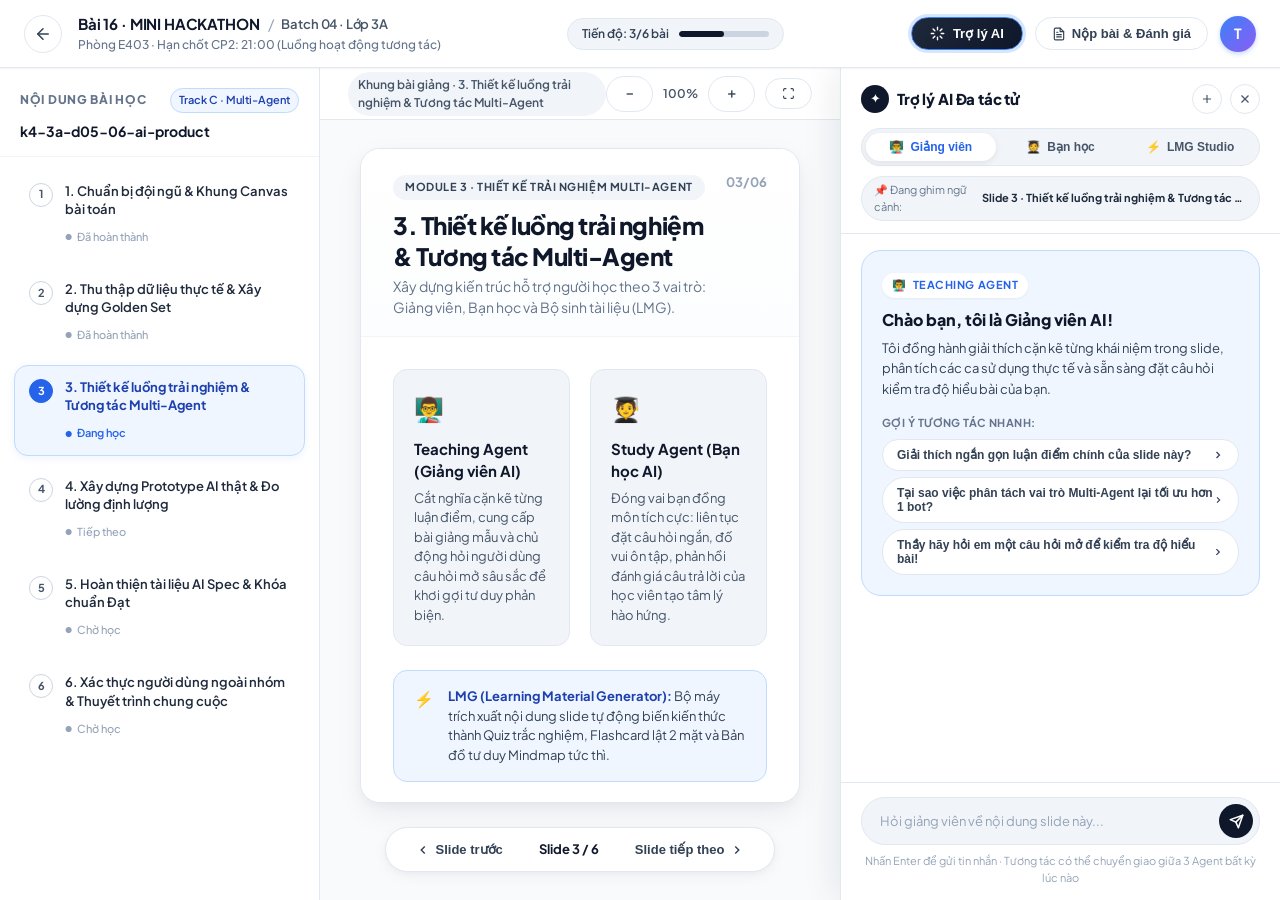
<file: index.html>
<!DOCTYPE html>
<html lang="vi">

<head>
  <meta charset="UTF-8">
  <meta name="viewport" content="width=device-width, initial-scale=1.0">
  <title>Executive Learn · Mini Hackathon AI (Multi-Agent Assistant)</title>
  <link rel="preconnect" href="https://fonts.googleapis.com">
  <link rel="preconnect" href="https://fonts.gstatic.com" crossorigin>
  <link href="https://fonts.googleapis.com/css2?family=Plus+Jakarta+Sans:wght@400;500;600;700;800&display=swap"
    rel="stylesheet">
  <link rel="stylesheet" href="styles.css">
</head>

<body>

  <!-- ==========================================================================
       TOP BAR (Executive Style: White surfaces, Deep slate actions, Pill controls)
       ========================================================================== -->
  <header class="topbar">
    <div class="topbar-left">
      <button class="btn-icon-nav" id="backHomeBtn" title="Quay lại danh sách khóa học">
        <svg width="18" height="18" viewBox="0 0 24 24" fill="none" stroke="currentColor" stroke-width="2"
          stroke-linecap="round" stroke-linejoin="round">
          <line x1="19" y1="12" x2="5" y2="12"></line>
          <polyline points="12 19 5 12 12 5"></polyline>
        </svg>
      </button>
      <div class="course-info">
        <div class="course-title">
          <span>Bài 16 · MINI HACKATHON</span>
          <span style="font-weight: 400; color: var(--slate-400);">/</span>
          <span style="font-size: 13px; font-weight: 600; color: var(--slate-600);">Batch 04 · Lớp 3A</span>
        </div>
        <div class="course-meta">Phòng E403 · Hạn chốt CP2: 21:00 (Luồng hoạt động tương tác)</div>
      </div>
    </div>

    <div class="topbar-center">
      <div class="progress-pill">
        <span id="topbarProgressLabel">Tiến độ: 3/6 bài</span>
        <div class="progress-bar-wrap">
          <div class="progress-bar-fill" id="topbarProgressBar" style="width: 50%;"></div>
        </div>
      </div>
    </div>

    <div class="topbar-right">
      <!-- Deep slate action button for Multi-Agent AI -->
      <button class="btn-executive-dark active-pulse" id="toggleAiDrawerBtn">
        <svg width="15" height="15" viewBox="0 0 24 24" fill="none" stroke="currentColor" stroke-width="2.2"
          stroke-linecap="round" stroke-linejoin="round">
          <path
            d="M12 2v4M12 18v4M4.93 4.93l2.83 2.83M16.24 16.24l2.83 2.83M2 12h4M18 12h4M4.93 19.07l2.83-2.83M16.24 7.76l2.83-2.83" />
        </svg>
        <span>Trợ lý AI</span>
      </button>

      <button class="btn-executive-outline" id="submitLabBtn">
        <svg width="14" height="14" viewBox="0 0 24 24" fill="none" stroke="currentColor" stroke-width="2"
          stroke-linecap="round" stroke-linejoin="round">
          <path d="M14 2H6a2 2 0 0 0-2 2v16a2 2 0 0 0 2 2h12a2 2 0 0 0 2-2V8z"></path>
          <polyline points="14 2 14 8 20 8"></polyline>
          <line x1="16" y1="13" x2="8" y2="13"></line>
          <line x1="16" y1="17" x2="8" y2="17"></line>
          <polyline points="10 9 9 9 8 9"></polyline>
        </svg>
        <span>Nộp bài & Đánh giá</span>
      </button>

      <div class="user-avatar-pill" title="Học viên: TUẤN (K4-3A-E403)">T</div>
    </div>
  </header>

  <!-- ==========================================================================
       MAIN APP WORKSPACE
       ========================================================================== -->
  <div class="app-container">

    <!-- CỘT TRÁI: DANH SÁCH SLIDE / BÀI GIẢNG -->
    <aside class="sidebar-left" id="sidebarLeft">
      <div class="sidebar-header">
        <div class="sidebar-title-badge">
          <span class="sidebar-heading">NỘI DUNG BÀI HỌC</span>
          <span class="track-pill">Track C · Multi-Agent</span>
        </div>
        <div class="module-meta-title">k4-3a-d05-06-ai-product</div>
      </div>

      <div class="slide-list-wrap" id="slideListContainer">
        <!-- Slide Items rendered dynamically by JS -->
      </div>
    </aside>

    <!-- KHUNG TRUNG GIAN: SLIDE VIEWER (STAGE) -->
    <main class="main-stage">
      <div class="stage-toolbar">
        <div class="stage-toolbar-left">
          <span class="stage-badge" id="slideBreadcrumb">Khung xem slide bài giảng</span>
        </div>
        <div class="stage-toolbar-right">
          <button class="btn-executive-outline" id="btnZoomOut" title="Thu nhỏ">－</button>
          <span style="font-size: 12px; font-weight: 600; color: var(--slate-600);" id="zoomLevel">100%</span>
          <button class="btn-executive-outline" id="btnZoomIn" title="Phóng to">＋</button>
          <button class="btn-executive-outline" id="btnFullscreen" title="Toàn màn hình">
            <svg width="13" height="13" viewBox="0 0 24 24" fill="none" stroke="currentColor" stroke-width="2">
              <path d="M8 3H5a2 2 0 0 0-2 2v3m18 0V5a2 2 0 0 0-2-2h-3m0 18h3a2 2 0 0 0 2-2v-3M3 16v3a2 2 0 0 0 2 2h3" />
            </svg>
          </button>
        </div>
      </div>

      <div class="stage-canvas-area" id="stageCanvasArea">
        <!-- Presentation Slide Card -->
        <div class="presentation-card" id="presentationCard">
          <div class="presentation-card-header">
            <div>
              <div class="slide-category-pill" id="slideCategoryPill">
                <span id="slideCategoryText">MODULE 3 · THIẾT KẾ TRẢI NGHIỆM</span>
              </div>
              <h1 class="slide-main-title" id="slideMainTitle">Thiết kế luồng trải nghiệm UX & Tương tác Multi-Agent
              </h1>
              <div class="slide-main-subtitle" id="slideMainSubtitle">Xây dựng kiến trúc hỗ trợ người học theo 3 vai
                trò: Giảng viên, Bạn học và Bộ sinh tài liệu (LMG).</div>
            </div>
            <div style="font-size: 13px; font-weight: 700; color: var(--slate-400);" id="slideHeaderIndex">03/06</div>
          </div>

          <div class="presentation-card-body" id="presentationCardBody">
            <!-- Dynamic Slide Content rendered by JS -->
          </div>
        </div>

        <!-- Pill-shaped Navigation Dock at the bottom -->
        <div class="stage-navigation-dock">
          <button class="dock-btn" id="prevSlideBtn">
            <svg width="14" height="14" viewBox="0 0 24 24" fill="none" stroke="currentColor" stroke-width="2.5">
              <polyline points="15 18 9 12 15 6"></polyline>
            </svg>
            <span>Slide trước</span>
          </button>

          <div class="dock-counter" id="slideCounterText">Slide 3 / 6</div>

          <button class="dock-btn" id="nextSlideBtn">
            <span>Slide tiếp theo</span>
            <svg width="14" height="14" viewBox="0 0 24 24" fill="none" stroke="currentColor" stroke-width="2.5">
              <polyline points="9 18 15 12 9 6"></polyline>
            </svg>
          </button>
        </div>
      </div>
    </main>

    <!-- CỘT PHẢI: KHUNG CHAT TRỢ LÝ AI (MULTI-AGENT DRAWER) -->
    <aside class="assistant-drawer" id="assistantDrawer">

      <!-- Drawer Header -->
      <div class="drawer-header">
        <div class="drawer-top-row">
          <div class="drawer-brand">
            <div class="drawer-brand-icon">✦</div>
            <div class="drawer-brand-title">Trợ lý AI Đa tác tử</div>
          </div>
          <div class="drawer-actions">
            <button class="btn-drawer-tool" id="resetChatBtn" title="Tạo phiên chat mới">
              <svg width="14" height="14" viewBox="0 0 24 24" fill="none" stroke="currentColor" stroke-width="2">
                <path d="M12 5v14M5 12h14" />
              </svg>
            </button>
            <button class="btn-drawer-tool" id="closeDrawerBtn" title="Đóng khung chat">
              <svg width="14" height="14" viewBox="0 0 24 24" fill="none" stroke="currentColor" stroke-width="2">
                <line x1="18" y1="6" x2="6" y2="18"></line>
                <line x1="6" y1="6" x2="18" y2="18"></line>
              </svg>
            </button>
          </div>
        </div>

        <!-- 3 Agent Choice Pills (Multi-Agent Switcher) -->
        <div class="agent-switcher-container" id="agentSwitcher">
          <button class="agent-tab active" data-agent="teacher">
            <span>👨‍🏫</span>
            <span>Giảng viên</span>
          </button>
          <button class="agent-tab" data-agent="study">
            <span>🧑‍🎓</span>
            <span>Bạn học</span>
          </button>
          <button class="agent-tab" data-agent="lmg">
            <span>⚡</span>
            <span>LMG Studio</span>
          </button>
        </div>

        <!-- Current Slide Context Pinning -->
        <div class="context-sync-pill">
          <span>📌 Đang ghim ngữ cảnh:</span>
          <strong id="contextSlideLabel">Slide 3 · Thiết kế luồng UX</strong>
        </div>
      </div>

      <!-- Drawer Body: Intro Card, Chat Stream & LMG Studio Outputs -->
      <div class="drawer-body" id="drawerBody">

        <!-- Agent Intro Banner (Biến mất khi bắt đầu chat hoặc click prompt) -->
        <div class="agent-intro-banner theme-teacher" id="agentIntroBanner">
          <div class="intro-badge-role" id="introBadgeRole">
            <span>👨‍🏫</span>
            <span id="introRoleText">Teaching Agent</span>
          </div>
          <h2 class="intro-title" id="introTitle">Chào bạn, tôi là Giảng viên AI!</h2>
          <p class="intro-desc" id="introDesc">
            Tôi đồng hành giải thích cặn kẽ từng khái niệm trong slide, phân tích các ca sử dụng thực tế và sẵn sàng đặt
            câu hỏi kiểm tra độ hiểu bài của bạn.
          </p>

          <!-- Dynamic Prompts / Studio Tools based on Agent -->
          <div id="introActionsArea">
            <div class="quick-prompts-title">Gợi ý tương tác nhanh:</div>
            <div class="quick-prompts-wrap" id="quickPromptsWrap">
              <!-- Rendered dynamically -->
            </div>
          </div>
        </div>

        <!-- Chat Stream Messages -->
        <div class="chat-stream-container" id="chatStreamContainer">
          <!-- Chat messages appear here -->
        </div>

        <!-- Dynamic LMG Output Area (Quiz, Flashcard, Mindmap, Summary) -->
        <div id="lmgInteractiveArea" style="display: none;">
          <!-- Generated interactive cards appear here -->
        </div>

      </div>

      <!-- Drawer Footer: Message Input -->
      <div class="drawer-footer">
        <div class="chat-input-wrapper">
          <input type="text" class="chat-input" id="chatInput" placeholder="Hỏi giảng viên về nội dung slide này..."
            autocomplete="off" />
          <button class="btn-send-message" id="sendBtn" title="Gửi tin nhắn">
            <svg width="15" height="15" viewBox="0 0 24 24" fill="none" stroke="currentColor" stroke-width="2.5"
              stroke-linecap="round" stroke-linejoin="round">
              <line x1="22" y1="2" x2="11" y2="13"></line>
              <polygon points="22 2 15 22 11 13 2 9 22 2"></polygon>
            </svg>
          </button>
        </div>
        <div class="input-helper-legend">Nhấn Enter để gửi tin nhắn · Tương tác có thể chuyển giao giữa 3 Agent bất kỳ
          lúc nào</div>
      </div>

    </aside>

  </div>

  <script src="app.js"></script>
</body>

</html>
</file>
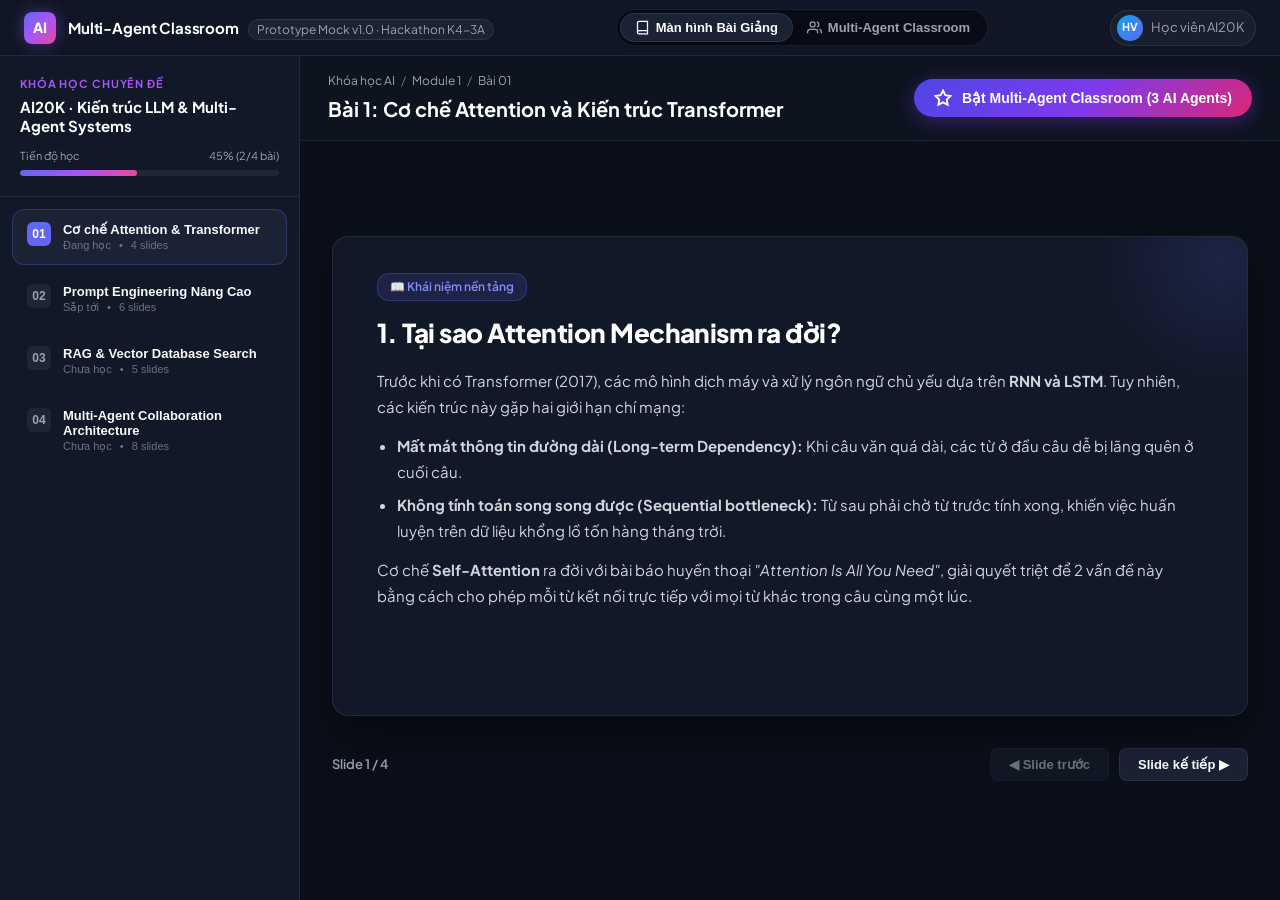
<file: prototype.html>
<!DOCTYPE html>
<html lang="vi">
<head>
  <meta charset="UTF-8" />
  <meta name="viewport" content="width=device-width, initial-scale=1.0" />
  <title>Multi-Agent Classroom Prototype | AI20K EdTech</title>
  <link rel="preconnect" href="https://fonts.googleapis.com">
  <link rel="preconnect" href="https://fonts.gstatic.com" crossorigin>
  <link href="https://fonts.googleapis.com/css2?family=Plus+Jakarta+Sans:ital,wght@0,300;0,400;0,500;0,600;0,700;0,800;1,400&family=JetBrains+Mono:wght@400;500;600&display=swap" rel="stylesheet">
  
  <style>
    /* ==========================================================================
       DESIGN SYSTEM & CSS RESET
       ========================================================================== */
    :root {
      --font-main: 'Plus Jakarta Sans', -apple-system, BlinkMacSystemFont, sans-serif;
      --font-mono: 'JetBrains Mono', monospace;

      /* Colors */
      --bg-main: #0b0f19;
      --bg-surface: #111827;
      --bg-surface-elevated: #1a2234;
      --bg-surface-glass: rgba(17, 24, 39, 0.75);
      --border-subtle: rgba(255, 255, 255, 0.08);
      --border-focus: rgba(99, 102, 241, 0.5);

      --text-primary: #f9fafb;
      --text-secondary: #9ca3af;
      --text-muted: #6b7280;

      /* Agent Palette */
      --teacher-color: #6366f1;
      --teacher-light: rgba(99, 102, 241, 0.15);
      --teacher-border: rgba(99, 102, 241, 0.35);

      --student-color: #10b981;
      --student-light: rgba(16, 185, 129, 0.15);
      --student-border: rgba(16, 185, 129, 0.35);

      --generator-color: #f59e0b;
      --generator-light: rgba(245, 158, 11, 0.15);
      --generator-border: rgba(245, 158, 11, 0.35);

      --accent-gradient: linear-gradient(135deg, #6366f1 0%, #a855f7 50%, #ec4899 100%);
      --glass-glow: 0 8px 32px 0 rgba(0, 0, 0, 0.37);

      --radius-sm: 8px;
      --radius-md: 12px;
      --radius-lg: 16px;
      --radius-xl: 24px;
      --radius-full: 9999px;

      --transition-fast: 0.15s ease;
      --transition-normal: 0.25s cubic-bezier(0.4, 0, 0.2, 1);
    }

    * {
      box-sizing: border-box;
      margin: 0;
      padding: 0;
    }

    body {
      font-family: var(--font-main);
      background-color: var(--bg-main);
      color: var(--text-primary);
      min-height: 100vh;
      overflow-x: hidden;
      line-height: 1.5;
      -webkit-font-smoothing: antialiased;
    }

    /* Scrollbar */
    ::-webkit-scrollbar {
      width: 6px;
      height: 6px;
    }
    ::-webkit-scrollbar-track {
      background: rgba(0, 0, 0, 0.1);
    }
    ::-webkit-scrollbar-thumb {
      background: rgba(255, 255, 255, 0.15);
      border-radius: 4px;
    }
    ::-webkit-scrollbar-thumb:hover {
      background: rgba(255, 255, 255, 0.25);
    }

    /* Top Global Header */
    .global-nav {
      height: 56px;
      background: rgba(17, 24, 39, 0.9);
      backdrop-filter: blur(12px);
      border-bottom: 1px solid var(--border-subtle);
      display: flex;
      align-items: center;
      justify-content: space-between;
      padding: 0 24px;
      position: sticky;
      top: 0;
      z-index: 100;
    }

    .brand-group {
      display: flex;
      align-items: center;
      gap: 12px;
    }

    .brand-badge {
      background: var(--accent-gradient);
      width: 32px;
      height: 32px;
      border-radius: 8px;
      display: flex;
      align-items: center;
      justify-content: center;
      font-weight: 800;
      font-size: 14px;
      color: white;
      box-shadow: 0 0 16px rgba(168, 85, 247, 0.4);
    }

    .brand-title {
      font-size: 15px;
      font-weight: 700;
      letter-spacing: -0.01em;
      color: #fff;
    }

    .brand-sub {
      font-size: 12px;
      color: var(--text-secondary);
      background: rgba(255, 255, 255, 0.05);
      padding: 2px 8px;
      border-radius: 12px;
      border: 1px solid var(--border-subtle);
      margin-left: 6px;
    }

    .nav-actions {
      display: flex;
      align-items: center;
      gap: 12px;
    }

    .screen-switcher {
      display: flex;
      background: rgba(0, 0, 0, 0.4);
      padding: 3px;
      border-radius: var(--radius-full);
      border: 1px solid var(--border-subtle);
    }

    .switch-btn {
      padding: 6px 14px;
      border-radius: var(--radius-full);
      font-size: 13px;
      font-weight: 600;
      color: var(--text-secondary);
      background: transparent;
      border: none;
      cursor: pointer;
      display: flex;
      align-items: center;
      gap: 6px;
      transition: var(--transition-normal);
    }

    .switch-btn.active {
      background: var(--bg-surface-elevated);
      color: #fff;
      box-shadow: 0 2px 8px rgba(0, 0, 0, 0.3);
      border: 1px solid var(--border-subtle);
    }

    .switch-btn:hover:not(.active) {
      color: #fff;
    }

    .user-pill {
      display: flex;
      align-items: center;
      gap: 8px;
      background: rgba(255, 255, 255, 0.04);
      padding: 4px 10px 4px 6px;
      border-radius: var(--radius-full);
      border: 1px solid var(--border-subtle);
      font-size: 13px;
      color: var(--text-secondary);
    }

    .user-avatar {
      width: 26px;
      height: 26px;
      border-radius: 50%;
      background: linear-gradient(135deg, #0ea5e9, #6366f1);
      display: flex;
      align-items: center;
      justify-content: center;
      font-size: 11px;
      font-weight: 700;
      color: #fff;
    }

    /* Container Views */
    .view-container {
      display: none !important;
      height: calc(100vh - 56px);
      overflow: hidden;
      width: 100%;
    }

    .view-container.active-view {
      display: flex !important;
      animation: fadeIn 0.25s ease-out;
    }

    @keyframes fadeIn {
      from { opacity: 0; transform: translateY(4px); }
      to { opacity: 1; transform: translateY(0); }
    }

    /* ==========================================================================
       SCREEN 1: MÀN HÌNH BÀI GIẢNG (SLIDE VIEW)
       ========================================================================== */
    .lesson-view {
      width: 100%;
      height: calc(100vh - 56px);
    }

    /* Lesson Sidebar */
    .lesson-sidebar {
      width: 300px;
      min-width: 300px;
      background: var(--bg-surface);
      border-right: 1px solid var(--border-subtle);
      display: flex;
      flex-direction: column;
    }

    .course-header {
      padding: 20px;
      border-bottom: 1px solid var(--border-subtle);
    }

    .course-badge {
      font-size: 11px;
      font-weight: 700;
      color: #a855f7;
      text-transform: uppercase;
      letter-spacing: 0.08em;
      margin-bottom: 4px;
    }

    .course-title {
      font-size: 15px;
      font-weight: 700;
      color: #fff;
      line-height: 1.3;
      margin-bottom: 12px;
    }

    .progress-bar-container {
      display: flex;
      flex-direction: column;
      gap: 6px;
    }

    .progress-labels {
      display: flex;
      justify-content: space-between;
      font-size: 11px;
      color: var(--text-secondary);
    }

    .progress-track {
      height: 6px;
      background: rgba(255, 255, 255, 0.06);
      border-radius: 4px;
      overflow: hidden;
    }

    .progress-fill {
      height: 100%;
      width: 45%;
      background: var(--accent-gradient);
      border-radius: 4px;
    }

    .lesson-list {
      flex: 1;
      overflow-y: auto;
      padding: 12px;
      display: flex;
      flex-direction: column;
      gap: 6px;
    }

    .lesson-item {
      padding: 12px 14px;
      border-radius: var(--radius-md);
      cursor: pointer;
      display: flex;
      gap: 12px;
      align-items: flex-start;
      transition: var(--transition-fast);
      border: 1px solid transparent;
      background: transparent;
      text-align: left;
      width: 100%;
    }

    .lesson-item:hover {
      background: rgba(255, 255, 255, 0.03);
    }

    .lesson-item.active {
      background: var(--bg-surface-elevated);
      border-color: rgba(99, 102, 241, 0.3);
    }

    .lesson-number {
      width: 24px;
      height: 24px;
      border-radius: 6px;
      background: rgba(255, 255, 255, 0.06);
      display: flex;
      align-items: center;
      justify-content: center;
      font-size: 12px;
      font-weight: 600;
      color: var(--text-secondary);
      flex-shrink: 0;
    }

    .lesson-item.active .lesson-number {
      background: #6366f1;
      color: #fff;
    }

    .lesson-item.completed .lesson-number {
      background: rgba(16, 185, 129, 0.2);
      color: #10b981;
    }

    .lesson-info {
      flex: 1;
    }

    .lesson-name {
      font-size: 13px;
      font-weight: 600;
      color: var(--text-primary);
      margin-bottom: 2px;
    }

    .lesson-meta {
      font-size: 11px;
      color: var(--text-muted);
      display: flex;
      gap: 8px;
    }

    /* Lesson Main Content */
    .lesson-main {
      flex: 1;
      display: flex;
      flex-direction: column;
      background: var(--bg-main);
      overflow-y: auto;
    }

    .lesson-content-header {
      padding: 16px 28px;
      background: rgba(17, 24, 39, 0.5);
      border-bottom: 1px solid var(--border-subtle);
      display: flex;
      align-items: center;
      justify-content: space-between;
    }

    .lesson-breadcrumb {
      font-size: 12px;
      color: var(--text-muted);
      display: flex;
      align-items: center;
      gap: 6px;
      margin-bottom: 4px;
    }

    .lesson-breadcrumb span {
      color: var(--text-secondary);
    }

    .lesson-main-title {
      font-size: 20px;
      font-weight: 700;
      color: #fff;
    }

    /* Call to Action Button: Multi-Agent Classroom */
    .btn-enter-classroom {
      background: linear-gradient(135deg, #4f46e5 0%, #7c3aed 50%, #db2777 100%);
      color: #fff;
      border: none;
      padding: 10px 20px;
      border-radius: var(--radius-full);
      font-size: 14px;
      font-weight: 700;
      cursor: pointer;
      display: flex;
      align-items: center;
      gap: 10px;
      box-shadow: 0 4px 20px rgba(124, 58, 237, 0.4);
      transition: all var(--transition-normal);
      animation: pulseGlow 2.5s infinite;
    }

    .btn-enter-classroom:hover {
      transform: translateY(-2px) scale(1.02);
      box-shadow: 0 6px 25px rgba(219, 39, 119, 0.5);
    }

    @keyframes pulseGlow {
      0%, 100% {
        box-shadow: 0 4px 18px rgba(124, 58, 237, 0.35);
      }
      50% {
        box-shadow: 0 4px 28px rgba(219, 39, 119, 0.6);
      }
    }

    /* Slide Stage */
    .slide-stage-wrapper {
      flex: 1;
      padding: 24px 32px;
      display: flex;
      flex-direction: column;
      align-items: center;
      justify-content: center;
      gap: 20px;
    }

    .slide-canvas {
      width: 100%;
      max-width: 960px;
      background: var(--bg-surface);
      border: 1px solid var(--border-subtle);
      border-radius: var(--radius-lg);
      padding: 36px 44px;
      min-height: 480px;
      box-shadow: 0 20px 40px rgba(0, 0, 0, 0.4);
      display: flex;
      flex-direction: column;
      justify-content: space-between;
      position: relative;
      overflow: hidden;
    }

    .slide-canvas::before {
      content: '';
      position: absolute;
      top: -100px;
      right: -100px;
      width: 250px;
      height: 250px;
      background: radial-gradient(circle, rgba(99, 102, 241, 0.15) 0%, transparent 70%);
      pointer-events: none;
    }

    .slide-header-tag {
      display: inline-flex;
      align-items: center;
      gap: 6px;
      background: rgba(99, 102, 241, 0.15);
      color: #818cf8;
      border: 1px solid rgba(99, 102, 241, 0.3);
      padding: 4px 12px;
      border-radius: 12px;
      font-size: 12px;
      font-weight: 600;
      margin-bottom: 12px;
    }

    .slide-title {
      font-size: 26px;
      font-weight: 800;
      color: #fff;
      margin-bottom: 16px;
      letter-spacing: -0.02em;
    }

    .slide-body {
      color: #d1d5db;
      font-size: 15px;
      line-height: 1.7;
    }

    /* Visual Diagrams inside slides */
    .attention-diagram-box {
      margin-top: 24px;
      background: rgba(0, 0, 0, 0.35);
      border: 1px dashed rgba(255, 255, 255, 0.15);
      border-radius: var(--radius-md);
      padding: 20px;
      display: flex;
      align-items: center;
      justify-content: space-around;
      gap: 16px;
      position: relative;
    }

    .vector-node {
      display: flex;
      flex-direction: column;
      align-items: center;
      background: var(--bg-surface-elevated);
      padding: 12px 18px;
      border-radius: 10px;
      border: 1px solid var(--border-subtle);
      font-weight: 700;
      font-size: 14px;
      transition: var(--transition-fast);
    }

    .vector-node.q { border-color: #6366f1; color: #818cf8; }
    .vector-node.k { border-color: #ec4899; color: #f472b6; }
    .vector-node.v { border-color: #10b981; color: #34d399; }

    .vector-desc {
      font-size: 11px;
      font-weight: normal;
      color: var(--text-secondary);
      margin-top: 4px;
    }

    .diagram-operator {
      font-size: 18px;
      color: var(--text-muted);
      font-weight: 700;
    }

    .formula-badge {
      font-family: var(--font-mono);
      background: rgba(0, 0, 0, 0.5);
      color: #38bdf8;
      padding: 6px 14px;
      border-radius: 8px;
      border: 1px solid rgba(56, 189, 248, 0.3);
      font-size: 13px;
      text-align: center;
      margin-top: 14px;
      display: inline-block;
    }

    /* Slide Navigation Footer */
    .slide-footer-nav {
      width: 100%;
      max-width: 960px;
      display: flex;
      align-items: center;
      justify-content: space-between;
      padding: 12px 0 24px 0;
    }

    .slide-indicator {
      font-size: 13px;
      color: var(--text-secondary);
      font-weight: 600;
    }

    .slide-controls {
      display: flex;
      gap: 10px;
    }

    .btn-slide-nav {
      background: var(--bg-surface-elevated);
      border: 1px solid var(--border-subtle);
      color: #fff;
      padding: 8px 18px;
      border-radius: var(--radius-sm);
      font-size: 13px;
      font-weight: 600;
      cursor: pointer;
      display: flex;
      align-items: center;
      gap: 6px;
      transition: var(--transition-fast);
    }

    .btn-slide-nav:hover:not(:disabled) {
      background: rgba(255, 255, 255, 0.1);
      border-color: rgba(255, 255, 255, 0.2);
    }

    .btn-slide-nav:disabled {
      opacity: 0.4;
      cursor: not-allowed;
    }

    /* ==========================================================================
       SCREEN 2: MÀN HÌNH MULTI-AGENT CLASSROOM (3 CỘT)
       ========================================================================== */
    .classroom-view {
      width: 100%;
      height: calc(100vh - 56px);
      flex-direction: column;
    }

    /* Sub-header inside Classroom */
    .classroom-top-bar {
      height: 48px;
      background: rgba(17, 24, 39, 0.95);
      border-bottom: 1px solid var(--border-subtle);
      display: flex;
      align-items: center;
      justify-content: space-between;
      padding: 0 20px;
      flex-shrink: 0;
    }

    .back-to-lesson-btn {
      background: transparent;
      border: 1px solid var(--border-subtle);
      color: var(--text-secondary);
      padding: 5px 12px;
      border-radius: var(--radius-sm);
      font-size: 12px;
      font-weight: 600;
      cursor: pointer;
      display: flex;
      align-items: center;
      gap: 6px;
      transition: var(--transition-fast);
    }

    .back-to-lesson-btn:hover {
      color: #fff;
      background: rgba(255, 255, 255, 0.05);
      border-color: rgba(255, 255, 255, 0.2);
    }

    .classroom-status-group {
      display: flex;
      align-items: center;
      gap: 14px;
    }

    .live-badge {
      display: flex;
      align-items: center;
      gap: 6px;
      font-size: 12px;
      color: #34d399;
      font-weight: 600;
      background: rgba(16, 185, 129, 0.12);
      padding: 3px 10px;
      border-radius: var(--radius-full);
      border: 1px solid rgba(16, 185, 129, 0.3);
    }

    .live-dot {
      width: 7px;
      height: 7px;
      background: #10b981;
      border-radius: 50%;
      box-shadow: 0 0 8px #10b981;
      animation: blink 1.5s infinite;
    }

    @keyframes blink {
      0%, 100% { opacity: 1; }
      50% { opacity: 0.3; }
    }

    .classroom-mode-select {
      display: flex;
      background: rgba(0, 0, 0, 0.4);
      padding: 2px;
      border-radius: 6px;
      border: 1px solid var(--border-subtle);
    }

    .mode-tab {
      padding: 4px 10px;
      border-radius: 4px;
      font-size: 11px;
      font-weight: 600;
      color: var(--text-secondary);
      background: transparent;
      border: none;
      cursor: pointer;
      transition: var(--transition-fast);
    }

    .mode-tab.active {
      background: var(--bg-surface-elevated);
      color: #fff;
    }

    /* 3-Column Layout */
    .classroom-grid {
      flex: 1;
      display: grid;
      grid-template-columns: 280px 1fr 380px;
      overflow: hidden;
      background: var(--bg-main);
    }

    /* COLUMN 1: LEFT SIDEBAR (Agents & History) */
    .col-agents-sidebar {
      background: var(--bg-surface);
      border-right: 1px solid var(--border-subtle);
      display: flex;
      flex-direction: column;
      overflow: hidden;
    }

    .sidebar-section-title {
      font-size: 11px;
      font-weight: 700;
      color: var(--text-muted);
      text-transform: uppercase;
      letter-spacing: 0.07em;
      padding: 14px 16px 8px 16px;
    }

    .agent-cards-list {
      padding: 0 10px;
      display: flex;
      flex-direction: column;
      gap: 8px;
    }

    .agent-card {
      padding: 10px 12px;
      border-radius: var(--radius-md);
      background: rgba(255, 255, 255, 0.02);
      border: 1px solid var(--border-subtle);
      cursor: pointer;
      display: flex;
      align-items: center;
      gap: 10px;
      transition: var(--transition-fast);
      position: relative;
    }

    .agent-card:hover {
      background: rgba(255, 255, 255, 0.05);
    }

    .agent-card.active {
      background: var(--bg-surface-elevated);
      border-color: rgba(99, 102, 241, 0.4);
    }

    .agent-card.teacher.active { border-color: var(--teacher-border); background: var(--teacher-light); }
    .agent-card.student.active { border-color: var(--student-border); background: var(--student-light); }
    .agent-card.generator.active { border-color: var(--generator-border); background: var(--generator-light); }

    .agent-avatar-icon {
      width: 38px;
      height: 38px;
      border-radius: 10px;
      display: flex;
      align-items: center;
      justify-content: center;
      font-size: 18px;
      flex-shrink: 0;
    }

    .avatar-teacher { background: linear-gradient(135deg, #4f46e5, #6366f1); color: #fff; }
    .avatar-student { background: linear-gradient(135deg, #059669, #10b981); color: #fff; }
    .avatar-generator { background: linear-gradient(135deg, #d97706, #f59e0b); color: #fff; }
    .avatar-roundtable { background: var(--accent-gradient); color: #fff; }

    .agent-meta {
      flex: 1;
      min-width: 0;
    }

    .agent-name-row {
      display: flex;
      align-items: center;
      justify-content: space-between;
      margin-bottom: 2px;
    }

    .agent-name {
      font-size: 13px;
      font-weight: 700;
      color: #fff;
      white-space: nowrap;
      overflow: hidden;
      text-overflow: ellipsis;
    }

    .agent-role-pill {
      font-size: 10px;
      padding: 1px 6px;
      border-radius: 8px;
      font-weight: 600;
    }

    .role-teacher { background: rgba(99, 102, 241, 0.2); color: #a5b4fc; }
    .role-student { background: rgba(16, 185, 129, 0.2); color: #6ee7b7; }
    .role-gen { background: rgba(245, 158, 11, 0.2); color: #fcd34d; }

    .agent-status-text {
      font-size: 11px;
      color: var(--text-secondary);
      white-space: nowrap;
      overflow: hidden;
      text-overflow: ellipsis;
    }

    .chat-history-section {
      flex: 1;
      display: flex;
      flex-direction: column;
      overflow: hidden;
      margin-top: 10px;
      border-top: 1px solid var(--border-subtle);
    }

    .history-list {
      flex: 1;
      overflow-y: auto;
      padding: 8px 10px;
      display: flex;
      flex-direction: column;
      gap: 4px;
    }

    .history-item {
      padding: 8px 10px;
      border-radius: 8px;
      font-size: 12px;
      color: var(--text-secondary);
      cursor: pointer;
      display: flex;
      align-items: center;
      gap: 8px;
      transition: var(--transition-fast);
      border: 1px solid transparent;
    }

    .history-item:hover {
      background: rgba(255, 255, 255, 0.03);
      color: #fff;
    }

    .history-item.active {
      background: rgba(99, 102, 241, 0.1);
      border-color: rgba(99, 102, 241, 0.3);
      color: #fff;
    }

    /* COLUMN 2: CENTER CHAT CONTENT */
    .col-chat-main {
      display: flex;
      flex-direction: column;
      background: var(--bg-main);
      overflow: hidden;
      position: relative;
    }

    .chat-stream {
      flex: 1;
      overflow-y: auto;
      padding: 24px 28px;
      display: flex;
      flex-direction: column;
      gap: 18px;
    }

    /* Message bubbles */
    .msg-row {
      display: flex;
      gap: 12px;
      max-width: 85%;
      animation: msgAppear 0.25s ease-out;
    }

    @keyframes msgAppear {
      from { opacity: 0; transform: translateY(8px); }
      to { opacity: 1; transform: translateY(0); }
    }

    .msg-row.user {
      align-self: flex-end;
      flex-direction: row-reverse;
    }

    .msg-avatar {
      width: 34px;
      height: 34px;
      border-radius: 10px;
      display: flex;
      align-items: center;
      justify-content: center;
      font-size: 16px;
      flex-shrink: 0;
      box-shadow: 0 2px 8px rgba(0, 0, 0, 0.3);
    }

    .msg-avatar.user-av {
      background: linear-gradient(135deg, #0ea5e9, #3b82f6);
      color: white;
      font-size: 12px;
      font-weight: 700;
    }

    .msg-content-block {
      display: flex;
      flex-direction: column;
      gap: 4px;
    }

    .msg-author-tag {
      display: flex;
      align-items: center;
      gap: 8px;
      font-size: 12px;
    }

    .msg-author-name {
      font-weight: 700;
      color: #fff;
    }

    .msg-role-badge {
      font-size: 10px;
      padding: 1px 6px;
      border-radius: 6px;
      font-weight: 600;
    }

    .msg-time {
      color: var(--text-muted);
      font-size: 11px;
    }

    .msg-bubble {
      padding: 14px 18px;
      border-radius: var(--radius-lg);
      font-size: 14px;
      line-height: 1.6;
      color: #f3f4f6;
      position: relative;
    }

    .msg-bubble.teacher {
      background: rgba(99, 102, 241, 0.08);
      border: 1px solid rgba(99, 102, 241, 0.25);
      border-top-left-radius: 4px;
    }

    .msg-bubble.student {
      background: rgba(16, 185, 129, 0.08);
      border: 1px solid rgba(16, 185, 129, 0.25);
      border-top-left-radius: 4px;
    }

    .msg-bubble.generator {
      background: rgba(245, 158, 11, 0.08);
      border: 1px solid rgba(245, 158, 11, 0.25);
      border-top-left-radius: 4px;
    }

    .msg-bubble.user {
      background: linear-gradient(135deg, #4f46e5, #4338ca);
      color: #fff;
      border-top-right-radius: 4px;
      box-shadow: 0 4px 12px rgba(79, 70, 229, 0.25);
    }

    /* Highlight inside messages */
    .code-chip {
      font-family: var(--font-mono);
      background: rgba(0, 0, 0, 0.4);
      padding: 2px 6px;
      border-radius: 4px;
      font-size: 12px;
      color: #38bdf8;
      border: 1px solid rgba(255, 255, 255, 0.06);
    }

    .active-recall-box {
      margin-top: 10px;
      padding: 10px 14px;
      background: rgba(16, 185, 129, 0.12);
      border-left: 3px solid #10b981;
      border-radius: 4px;
      font-size: 13px;
      color: #d1fae5;
    }

    .artifact-notification-card {
      margin-top: 10px;
      padding: 10px 14px;
      background: rgba(245, 158, 11, 0.12);
      border: 1px dashed rgba(245, 158, 11, 0.4);
      border-radius: var(--radius-sm);
      display: flex;
      align-items: center;
      justify-content: space-between;
      gap: 12px;
    }

    .artifact-btn-preview {
      background: #f59e0b;
      color: #111827;
      border: none;
      padding: 5px 12px;
      border-radius: 6px;
      font-size: 11px;
      font-weight: 700;
      cursor: pointer;
      transition: var(--transition-fast);
      display: flex;
      align-items: center;
      gap: 4px;
    }

    .artifact-btn-preview:hover {
      background: #fbbf24;
      transform: scale(1.03);
    }

    /* Typing indicator */
    .typing-row {
      display: none;
      align-items: center;
      gap: 10px;
      font-size: 12px;
      color: var(--text-secondary);
      padding: 6px 12px;
      background: rgba(255, 255, 255, 0.03);
      border-radius: var(--radius-full);
      width: fit-content;
      margin-left: 46px;
    }

    .typing-dots {
      display: flex;
      gap: 4px;
    }

    .typing-dots span {
      width: 5px;
      height: 5px;
      border-radius: 50%;
      background: var(--text-secondary);
      animation: bounce 1.2s infinite ease-in-out;
    }

    .typing-dots span:nth-child(2) { animation-delay: 0.2s; }
    .typing-dots span:nth-child(3) { animation-delay: 0.4s; }

    @keyframes bounce {
      0%, 80%, 100% { transform: scale(0); }
      40% { transform: scale(1); }
    }

    /* Chat Input Area */
    .chat-bottom-dock {
      padding: 12px 24px 18px 24px;
      background: rgba(17, 24, 39, 0.85);
      backdrop-filter: blur(12px);
      border-top: 1px solid var(--border-subtle);
      display: flex;
      flex-direction: column;
      gap: 10px;
    }

    .quick-chips-row {
      display: flex;
      gap: 8px;
      overflow-x: auto;
      padding-bottom: 2px;
    }

    .quick-chip {
      background: rgba(255, 255, 255, 0.04);
      border: 1px solid var(--border-subtle);
      color: var(--text-secondary);
      padding: 6px 12px;
      border-radius: var(--radius-full);
      font-size: 12px;
      font-weight: 500;
      white-space: nowrap;
      cursor: pointer;
      display: flex;
      align-items: center;
      gap: 6px;
      transition: var(--transition-fast);
    }

    .quick-chip:hover {
      background: rgba(255, 255, 255, 0.08);
      color: #fff;
      border-color: rgba(255, 255, 255, 0.2);
      transform: translateY(-1px);
    }

    .quick-chip.teacher-chip:hover { border-color: var(--teacher-border); color: #a5b4fc; }
    .quick-chip.student-chip:hover { border-color: var(--student-border); color: #6ee7b7; }
    .quick-chip.gen-chip:hover { border-color: var(--generator-border); color: #fcd34d; }

    .input-compose-box {
      background: var(--bg-surface);
      border: 1px solid var(--border-subtle);
      border-radius: var(--radius-lg);
      padding: 8px 12px;
      display: flex;
      align-items: center;
      gap: 10px;
      transition: var(--transition-fast);
    }

    .input-compose-box:focus-within {
      border-color: var(--border-focus);
      box-shadow: 0 0 0 2px rgba(99, 102, 241, 0.2);
    }

    .target-agent-select {
      background: rgba(255, 255, 255, 0.06);
      border: 1px solid var(--border-subtle);
      color: #fff;
      font-size: 12px;
      font-weight: 600;
      padding: 6px 10px;
      border-radius: 8px;
      cursor: pointer;
      outline: none;
    }

    .target-agent-select option {
      background: #1f2937;
      color: #fff;
    }

    .chat-text-input {
      flex: 1;
      background: transparent;
      border: none;
      color: #fff;
      font-family: var(--font-main);
      font-size: 14px;
      outline: none;
      padding: 4px 6px;
    }

    .chat-text-input::placeholder {
      color: var(--text-muted);
    }

    .btn-send-message {
      background: #4f46e5;
      color: #fff;
      border: none;
      width: 36px;
      height: 36px;
      border-radius: 10px;
      display: flex;
      align-items: center;
      justify-content: center;
      cursor: pointer;
      transition: var(--transition-fast);
      flex-shrink: 0;
    }

    .btn-send-message:hover {
      background: #6366f1;
      transform: scale(1.05);
    }

    /* COLUMN 3: RIGHT SIDEBAR (ARTIFACTS SHOWCASE) */
    .col-artifacts-sidebar {
      background: var(--bg-surface);
      border-left: 1px solid var(--border-subtle);
      display: flex;
      flex-direction: column;
      overflow: hidden;
    }

    .artifacts-header {
      padding: 14px 18px;
      border-bottom: 1px solid var(--border-subtle);
      display: flex;
      flex-direction: column;
      gap: 10px;
    }

    .artifacts-title-row {
      display: flex;
      align-items: center;
      justify-content: space-between;
    }

    .artifacts-title {
      font-size: 14px;
      font-weight: 700;
      color: #fff;
      display: flex;
      align-items: center;
      gap: 6px;
    }

    .artifact-count-tag {
      font-size: 11px;
      font-weight: 700;
      background: rgba(245, 158, 11, 0.2);
      color: #f59e0b;
      padding: 2px 8px;
      border-radius: 12px;
      border: 1px solid rgba(245, 158, 11, 0.3);
    }

    /* Artifact Tabs */
    .artifact-tabs {
      display: flex;
      gap: 6px;
      background: rgba(0, 0, 0, 0.3);
      padding: 3px;
      border-radius: var(--radius-sm);
    }

    .art-tab-btn {
      flex: 1;
      padding: 5px 6px;
      font-size: 11px;
      font-weight: 600;
      color: var(--text-secondary);
      background: transparent;
      border: none;
      border-radius: 6px;
      cursor: pointer;
      text-align: center;
      transition: var(--transition-fast);
    }

    .art-tab-btn.active {
      background: var(--bg-surface-elevated);
      color: #fff;
      box-shadow: 0 1px 4px rgba(0,0,0,0.3);
    }

    .artifacts-body {
      flex: 1;
      overflow-y: auto;
      padding: 16px;
      display: flex;
      flex-direction: column;
      gap: 16px;
    }

    /* ARTIFACT 1: QUIZ COMPONENT */
    .artifact-panel {
      background: var(--bg-surface-elevated);
      border: 1px solid var(--border-subtle);
      border-radius: var(--radius-md);
      padding: 16px;
      display: flex;
      flex-direction: column;
      gap: 12px;
      transition: var(--transition-normal);
    }

    .artifact-panel:hover {
      border-color: rgba(255, 255, 255, 0.15);
    }

    .panel-header {
      display: flex;
      align-items: center;
      justify-content: space-between;
      border-bottom: 1px solid var(--border-subtle);
      padding-bottom: 8px;
    }

    .panel-badge {
      font-size: 11px;
      font-weight: 700;
      display: flex;
      align-items: center;
      gap: 4px;
    }

    .quiz-badge { color: #f59e0b; }
    .flashcard-badge { color: #10b981; }
    .mindmap-badge { color: #6366f1; }

    .quiz-score-live {
      font-size: 12px;
      font-weight: 700;
      color: #38bdf8;
    }

    .quiz-question-box {
      display: flex;
      flex-direction: column;
      gap: 8px;
    }

    .quiz-question-title {
      font-size: 13px;
      font-weight: 600;
      color: #fff;
      line-height: 1.4;
    }

    .quiz-options {
      display: flex;
      flex-direction: column;
      gap: 6px;
    }

    .quiz-opt-btn {
      padding: 8px 12px;
      border-radius: 8px;
      background: rgba(255, 255, 255, 0.03);
      border: 1px solid var(--border-subtle);
      color: #d1d5db;
      font-size: 12px;
      text-align: left;
      cursor: pointer;
      transition: var(--transition-fast);
      display: flex;
      align-items: center;
      gap: 8px;
    }

    .quiz-opt-btn:hover:not(.disabled) {
      background: rgba(255, 255, 255, 0.08);
      color: #fff;
    }

    .quiz-opt-btn.correct {
      background: rgba(16, 185, 129, 0.2) !important;
      border-color: #10b981 !important;
      color: #6ee7b7 !important;
    }

    .quiz-opt-btn.wrong {
      background: rgba(239, 68, 68, 0.2) !important;
      border-color: #ef4444 !important;
      color: #fca5a5 !important;
    }

    .quiz-opt-key {
      width: 20px;
      height: 20px;
      border-radius: 4px;
      background: rgba(255, 255, 255, 0.06);
      display: flex;
      align-items: center;
      justify-content: center;
      font-weight: 700;
      font-size: 10px;
      flex-shrink: 0;
    }

    .quiz-feedback-box {
      display: none;
      padding: 8px 10px;
      border-radius: 6px;
      font-size: 11px;
      line-height: 1.4;
      animation: fadeIn 0.2s ease;
    }

    .quiz-feedback-box.correct {
      display: block;
      background: rgba(16, 185, 129, 0.15);
      border: 1px solid rgba(16, 185, 129, 0.3);
      color: #a7f3d0;
    }

    .quiz-feedback-box.wrong {
      display: block;
      background: rgba(239, 68, 68, 0.15);
      border: 1px solid rgba(239, 68, 68, 0.3);
      color: #fecaca;
    }

    /* ARTIFACT 2: 3D FLASHCARD COMPONENT */
    .flashcard-stage {
      perspective: 1000px;
      min-height: 170px;
      cursor: pointer;
    }

    .flashcard-inner {
      position: relative;
      width: 100%;
      height: 170px;
      text-align: center;
      transition: transform 0.6s cubic-bezier(0.4, 0, 0.2, 1);
      transform-style: preserve-3d;
    }

    .flashcard-inner.flipped {
      transform: rotateY(180deg);
    }

    .flashcard-face {
      position: absolute;
      width: 100%;
      height: 100%;
      -webkit-backface-visibility: hidden;
      backface-visibility: hidden;
      border-radius: var(--radius-md);
      padding: 16px;
      display: flex;
      flex-direction: column;
      justify-content: space-between;
      border: 1px solid var(--border-subtle);
    }

    .flashcard-front {
      background: linear-gradient(145deg, #1e293b, #0f172a);
      color: #fff;
    }

    .flashcard-back {
      background: linear-gradient(145deg, #064e3b, #022c22);
      color: #d1fae5;
      transform: rotateY(180deg);
      border-color: rgba(16, 185, 129, 0.4);
    }

    .fc-tag {
      font-size: 10px;
      font-weight: 700;
      color: var(--text-secondary);
      text-transform: uppercase;
      letter-spacing: 0.05em;
    }

    .fc-main-term {
      font-size: 16px;
      font-weight: 700;
      color: #fff;
      margin: auto 0;
    }

    .fc-back-definition {
      font-size: 12px;
      line-height: 1.5;
      margin: auto 0;
      text-align: left;
    }

    .fc-flip-hint {
      font-size: 11px;
      color: var(--text-muted);
    }

    .flashcard-nav-row {
      display: flex;
      align-items: center;
      justify-content: space-between;
      margin-top: 6px;
    }

    .fc-counter {
      font-size: 11px;
      color: var(--text-secondary);
    }

    .fc-btn-arrow {
      background: rgba(255, 255, 255, 0.06);
      border: 1px solid var(--border-subtle);
      color: #fff;
      padding: 3px 8px;
      border-radius: 4px;
      font-size: 11px;
      cursor: pointer;
      transition: var(--transition-fast);
    }

    .fc-btn-arrow:hover {
      background: rgba(255, 255, 255, 0.12);
    }

    /* ARTIFACT 3: INTERACTIVE MINDMAP */
    .mindmap-tree {
      display: flex;
      flex-direction: column;
      gap: 8px;
      font-size: 12px;
    }

    .mm-node-root {
      background: rgba(99, 102, 241, 0.2);
      border: 1px solid #6366f1;
      color: #c7d2fe;
      padding: 6px 10px;
      border-radius: 6px;
      font-weight: 700;
      display: flex;
      align-items: center;
      gap: 6px;
    }

    .mm-branch {
      margin-left: 16px;
      border-left: 2px solid rgba(255, 255, 255, 0.1);
      padding-left: 12px;
      display: flex;
      flex-direction: column;
      gap: 6px;
    }

    .mm-node-leaf {
      background: rgba(255, 255, 255, 0.04);
      border: 1px solid var(--border-subtle);
      padding: 5px 8px;
      border-radius: 6px;
      color: #e5e7eb;
      cursor: pointer;
      display: flex;
      align-items: center;
      justify-content: space-between;
      transition: var(--transition-fast);
    }

    .mm-node-leaf:hover {
      background: rgba(255, 255, 255, 0.08);
      border-color: rgba(99, 102, 241, 0.4);
      color: #fff;
    }

    .mm-leaf-tag {
      font-size: 10px;
      color: var(--text-muted);
    }

    /* Modal / Demo Toast */
    .demo-toast {
      position: fixed;
      bottom: 24px;
      right: 24px;
      background: #1e293b;
      border: 1px solid #6366f1;
      color: #fff;
      padding: 12px 18px;
      border-radius: var(--radius-md);
      font-size: 13px;
      box-shadow: var(--glass-glow);
      display: flex;
      align-items: center;
      gap: 10px;
      z-index: 1000;
      transform: translateY(120px);
      opacity: 0;
      transition: all 0.3s cubic-bezier(0.4, 0, 0.2, 1);
    }

    .demo-toast.show {
      transform: translateY(0);
      opacity: 1;
    }

    /* Responsive adjustments */
    @media (max-width: 1100px) {
      .classroom-grid {
        grid-template-columns: 240px 1fr 320px;
      }
    }
  </style>
</head>
<body>

  <!-- ========================================================================
       TOP GLOBAL NAVIGATION
       ======================================================================== -->
  <header class="global-nav">
    <div class="brand-group">
      <div class="brand-badge">AI</div>
      <div>
        <span class="brand-title">Multi-Agent Classroom</span>
        <span class="brand-sub">Prototype Mock v1.0 · Hackathon K4-3A</span>
      </div>
    </div>

    <!-- Mode Switcher Navigation -->
    <div class="screen-switcher">
      <button class="switch-btn active" id="navLessonBtn" onclick="switchView('lesson')">
        <svg width="15" height="15" viewBox="0 0 24 24" fill="none" stroke="currentColor" stroke-width="2"><path d="M4 19.5A2.5 2.5 0 0 1 6.5 17H20"></path><path d="M6.5 2H20v20H6.5A2.5 2.5 0 0 1 4 19.5v-15A2.5 2.5 0 0 1 6.5 2z"></path></svg>
        Màn hình Bài Giảng
      </button>
      <button class="switch-btn" id="navClassroomBtn" onclick="switchView('classroom')">
        <svg width="15" height="15" viewBox="0 0 24 24" fill="none" stroke="currentColor" stroke-width="2"><path d="M17 21v-2a4 4 0 0 0-4-4H5a4 4 0 0 0-4 4v2"></path><circle cx="9" cy="7" r="4"></circle><path d="M23 21v-2a4 4 0 0 0-3-3.87"></path><path d="M16 3.13a4 4 0 0 1 0 7.75"></path></svg>
        Multi-Agent Classroom
      </button>
    </div>

    <div class="nav-actions">
      <div class="user-pill">
        <div class="user-avatar">HV</div>
        <span>Học viên AI20K</span>
      </div>
    </div>
  </header>

  <!-- ========================================================================
       VIEW 1: MÀN HÌNH BÀI GIẢNG (LESSON SLIDE VIEW)
       ======================================================================== -->
  <main id="lessonView" class="view-container lesson-view active-view">
    
    <!-- Left Sidebar: Course Curriculum -->
    <aside class="lesson-sidebar">
      <div class="course-header">
        <div class="course-badge">Khóa học Chuyên đề</div>
        <h2 class="course-title">AI20K · Kiến trúc LLM & Multi-Agent Systems</h2>
        <div class="progress-bar-container">
          <div class="progress-labels">
            <span>Tiến độ học</span>
            <span>45% (2/4 bài)</span>
          </div>
          <div class="progress-track">
            <div class="progress-fill"></div>
          </div>
        </div>
      </div>

      <div class="lesson-list">
        <!-- Lesson 1 (Active) -->
        <button class="lesson-item active" onclick="loadLesson(1)">
          <div class="lesson-number">01</div>
          <div class="lesson-info">
            <div class="lesson-name">Cơ chế Attention & Transformer</div>
            <div class="lesson-meta">
              <span>Đang học</span> • <span>4 slides</span>
            </div>
          </div>
        </button>

        <!-- Lesson 2 -->
        <button class="lesson-item" onclick="loadLesson(2)">
          <div class="lesson-number">02</div>
          <div class="lesson-info">
            <div class="lesson-name">Prompt Engineering Nâng Cao</div>
            <div class="lesson-meta">
              <span>Sắp tới</span> • <span>6 slides</span>
            </div>
          </div>
        </button>

        <!-- Lesson 3 -->
        <button class="lesson-item" onclick="loadLesson(3)">
          <div class="lesson-number">03</div>
          <div class="lesson-info">
            <div class="lesson-name">RAG & Vector Database Search</div>
            <div class="lesson-meta">
              <span>Chưa học</span> • <span>5 slides</span>
            </div>
          </div>
        </button>

        <!-- Lesson 4 -->
        <button class="lesson-item" onclick="loadLesson(4)">
          <div class="lesson-number">04</div>
          <div class="lesson-info">
            <div class="lesson-name">Multi-Agent Collaboration Architecture</div>
            <div class="lesson-meta">
              <span>Chưa học</span> • <span>8 slides</span>
            </div>
          </div>
        </button>
      </div>
    </aside>

    <!-- Main Content: Slide Viewer -->
    <section class="lesson-main">
      <div class="lesson-content-header">
        <div>
          <div class="lesson-breadcrumb">
            <span>Khóa học AI</span> / <span>Module 1</span> / <span>Bài 01</span>
          </div>
          <h1 class="lesson-main-title">Bài 1: Cơ chế Attention và Kiến trúc Transformer</h1>
        </div>

        <!-- Call To Action Button: Turn on Multi-Agent Classroom -->
        <button class="btn-enter-classroom" onclick="switchView('classroom')">
          <svg width="18" height="18" viewBox="0 0 24 24" fill="none" stroke="currentColor" stroke-width="2.5"><polygon points="12 2 15.09 8.26 22 9.27 17 14.14 18.18 21.02 12 17.77 5.82 21.02 7 14.14 2 9.27 8.91 8.26 12 2"></polygon></svg>
          Bật Multi-Agent Classroom (3 AI Agents)
        </button>
      </div>

      <!-- Interactive Slide Canvas -->
      <div class="slide-stage-wrapper">
        <div class="slide-canvas" id="slideCanvas">
          <!-- Dynamic Content rendered by JS -->
          <div id="slideInnerContent">
            <!-- Initialized with Slide 1 -->
          </div>
        </div>

        <!-- Slide Footer Navigation -->
        <div class="slide-footer-nav">
          <span class="slide-indicator" id="slideIndicator">Slide 1 / 4</span>
          
          <div class="slide-controls">
            <button class="btn-slide-nav" id="prevSlideBtn" onclick="changeSlide(-1)">
              ◀ Slide trước
            </button>
            <button class="btn-slide-nav" id="nextSlideBtn" onclick="changeSlide(1)">
              Slide kế tiếp ▶
            </button>
          </div>
        </div>
      </div>
    </section>

  </main>

  <!-- ========================================================================
       VIEW 2: MÀN HÌNH MULTI-AGENT CLASSROOM (3 CỘT)
       ======================================================================== -->
  <main id="classroomView" class="view-container classroom-view" style="display: none;">
    
    <!-- Top Classroom Subbar -->
    <div class="classroom-top-bar">
      <button class="back-to-lesson-btn" onclick="switchView('lesson')">
        <svg width="14" height="14" viewBox="0 0 24 24" fill="none" stroke="currentColor" stroke-width="2"><line x1="19" y1="12" x2="5" y2="12"></line><polyline points="12 19 5 12 12 5"></polyline></svg>
        Quay lại bài giảng (Slide)
      </button>

      <div class="classroom-status-group">
        <div class="live-badge">
          <div class="live-dot"></div>
          <span>3 Agents đang trực tuyến cùng bạn</span>
        </div>

        <div class="classroom-mode-select">
          <button class="mode-tab active" id="tabModeAll" onclick="filterAgentConversation('all')">Thảo luận chung (Round-table)</button>
          <button class="mode-tab" id="tabModeTeacher" onclick="filterAgentConversation('teacher')">👨‍🏫 Giảng viên</button>
          <button class="mode-tab" id="tabModeStudent" onclick="filterAgentConversation('student')">🎒 Bạn học</button>
          <button class="mode-tab" id="tabModeGen" onclick="filterAgentConversation('generator')">⚡ Material Bot</button>
        </div>
      </div>

      <button class="back-to-lesson-btn" style="color: #f59e0b; border-color: rgba(245, 158, 11, 0.3);" onclick="resetDemoConversation()">
        <svg width="14" height="14" viewBox="0 0 24 24" fill="none" stroke="currentColor" stroke-width="2"><polyline points="1 4 1 10 7 10"></polyline><polyline points="23 20 23 14 17 14"></polyline><path d="M20.49 9A9 9 0 0 0 5.64 5.64L1 10m22 4l-4.64 4.36A9 9 0 0 1 3.51 15"></path></svg>
        Tải lại kịch bản mẫu
      </button>
    </div>

    <!-- 3-Column Grid -->
    <div class="classroom-grid">

      <!-- ==========================================
           CỘT 1: SIDEBAR TRÁI (3 AGENTS & LỊCH SỬ)
           ========================================== -->
      <aside class="col-agents-sidebar">
        <div class="sidebar-section-title">Danh sách AI Agents</div>
        
        <div class="agent-cards-list">
          <!-- All Agents Card -->
          <div class="agent-card active" id="agentCardAll" onclick="filterAgentConversation('all')">
            <div class="agent-avatar-icon avatar-roundtable">✨</div>
            <div class="agent-meta">
              <div class="agent-name-row">
                <span class="agent-name">Lớp học chung</span>
                <span class="agent-role-pill" style="background: rgba(168, 85, 247, 0.2); color: #d8b4fe;">3 Tác tử</span>
              </div>
              <div class="agent-status-text">Đang cùng thảo luận bài học</div>
            </div>
          </div>

          <!-- Agent 1: Teaching Agent -->
          <div class="agent-card teacher" id="agentCardTeacher" onclick="filterAgentConversation('teacher')">
            <div class="agent-avatar-icon avatar-teacher">👨‍🏫</div>
            <div class="agent-meta">
              <div class="agent-name-row">
                <span class="agent-name">TS. Minh</span>
                <span class="agent-role-pill role-teacher">Giảng viên</span>
              </div>
              <div class="agent-status-text">Giải đáp & phân tích bản chất</div>
            </div>
          </div>

          <!-- Agent 2: Student Agent (Active Recall) -->
          <div class="agent-card student" id="agentCardStudent" onclick="filterAgentConversation('student')">
            <div class="agent-avatar-icon avatar-student">🎒</div>
            <div class="agent-meta">
              <div class="agent-name-row">
                <span class="agent-name">Bảo Nam</span>
                <span class="agent-role-pill role-student">Bạn học (Active)</span>
              </div>
              <div class="agent-status-text">Đố phản biện & gợi ý ôn tập</div>
            </div>
          </div>

          <!-- Agent 3: Learning Material Generator -->
          <div class="agent-card generator" id="agentCardGenerator" onclick="filterAgentConversation('generator')">
            <div class="agent-avatar-icon avatar-generator">⚡</div>
            <div class="agent-meta">
              <div class="agent-name-row">
                <span class="agent-name">Nexus Bot</span>
                <span class="agent-role-pill role-gen">Sinh tài liệu</span>
              </div>
              <div class="agent-status-text">Tạo Quiz, Flashcard & Mindmap</div>
            </div>
          </div>
        </div>

        <!-- Chat Topics / History -->
        <div class="chat-history-section">
          <div class="sidebar-section-title">Chủ đề thảo luận gần đây</div>
          <div class="history-list">
            <div class="history-item active">
              <svg width="13" height="13" viewBox="0 0 24 24" fill="none" stroke="currentColor" stroke-width="2"><path d="M21 15a2 2 0 0 1-2 2H7l-4 4V5a2 2 0 0 1 2-2h14a2 2 0 0 1 2 2z"></path></svg>
              <span>Tại sao cần căn bậc 2 dk?</span>
            </div>
            <div class="history-item">
              <svg width="13" height="13" viewBox="0 0 24 24" fill="none" stroke="currentColor" stroke-width="2"><path d="M21 15a2 2 0 0 1-2 2H7l-4 4V5a2 2 0 0 1 2-2h14a2 2 0 0 1 2 2z"></path></svg>
              <span>Phân biệt Query, Key, Value</span>
            </div>
            <div class="history-item">
              <svg width="13" height="13" viewBox="0 0 24 24" fill="none" stroke="currentColor" stroke-width="2"><path d="M21 15a2 2 0 0 1-2 2H7l-4 4V5a2 2 0 0 1 2-2h14a2 2 0 0 1 2 2z"></path></svg>
              <span>Multi-head Attention lợi ích gì?</span>
            </div>
          </div>
        </div>
      </aside>

      <!-- ==========================================
           CỘT 2: MAIN CONTENT Ở GIỮA (CUỘC TRÒ CHUYỆN)
           ========================================== -->
      <section class="col-chat-main">
        <!-- Message Stream -->
        <div class="chat-stream" id="chatStream">
          <!-- Dynamically populated messages -->
        </div>

        <!-- Typing Animation -->
        <div class="typing-row" id="typingIndicator">
          <div class="typing-dots">
            <span></span>
            <span></span>
            <span></span>
          </div>
          <span id="typingAgentName">AI đang trả lời...</span>
        </div>

        <!-- Bottom Chat Dock -->
        <div class="chat-bottom-dock">
          <!-- Quick action chips -->
          <div class="quick-chips-row">
            <button class="quick-chip student-chip" onclick="triggerQuickPrompt('answer_dk')">
              🎯 Trả lời bạn học: "Vì để tránh triệt tiêu gradient khi dk lớn"
            </button>
            <button class="quick-chip teacher-chip" onclick="triggerQuickPrompt('ask_multihead')">
              💡 Hỏi Giảng viên: "Tại sao cần dùng Multi-Head thay vì 1 Head?"
            </button>
            <button class="quick-chip gen-chip" onclick="triggerQuickPrompt('gen_quiz')">
              📝 Yêu cầu Bot: "Tạo thêm 3 câu Quiz trắc nghiệm"
            </button>
            <button class="quick-chip gen-chip" onclick="triggerQuickPrompt('gen_mindmap')">
              🧠 Yêu cầu Bot: "Mở rộng Mindmap sang Multi-Head"
            </button>
          </div>

          <!-- Input Box -->
          <div class="input-compose-box">
            <select class="target-agent-select" id="targetAgentSelect">
              <option value="all">@Tất cả Agents</option>
              <option value="teacher">@TS. Minh (Giảng viên)</option>
              <option value="student">@Bảo Nam (Bạn học)</option>
              <option value="generator">@Nexus (Tạo tài liệu)</option>
            </select>

            <input 
              type="text" 
              class="chat-text-input" 
              id="chatInput" 
              placeholder="Nhập câu hỏi, câu trả lời hoặc yêu cầu tạo tài liệu ôn tập..." 
              onkeydown="if(event.key === 'Enter') handleUserSendMessage()"
            />

            <button class="btn-send-message" onclick="handleUserSendMessage()" title="Gửi tin nhắn">
              <svg width="16" height="16" viewBox="0 0 24 24" fill="none" stroke="currentColor" stroke-width="2.5"><line x1="22" y1="2" x2="11" y2="13"></line><polygon points="22 2 15 22 11 13 2 9 22 2"></polygon></svg>
            </button>
          </div>
        </div>
      </section>

      <!-- ==========================================
           CỘT 3: SIDEBAR PHẢI (KHO ARTIFACTS ĐÃ GEN)
           ========================================== -->
      <aside class="col-artifacts-sidebar">
        <div class="artifacts-header">
          <div class="artifacts-title-row">
            <div class="artifacts-title">
              <svg width="16" height="16" viewBox="0 0 24 24" fill="none" stroke="#f59e0b" stroke-width="2.5"><polygon points="12 2 2 7 12 12 22 7 12 2"></polygon><polyline points="2 17 12 22 22 17"></polyline><polyline points="2 12 12 17 22 12"></polyline></svg>
              <span>Kho Artifacts đã gen</span>
            </div>
            <span class="artifact-count-tag" id="artifactTotalBadge">3 tài liệu</span>
          </div>

          <!-- Artifact Filters -->
          <div class="artifact-tabs">
            <button class="art-tab-btn active" id="tabArtAll" onclick="filterArtifacts('all')">Tất cả</button>
            <button class="art-tab-btn" id="tabArtQuiz" onclick="filterArtifacts('quiz')">Quiz</button>
            <button class="art-tab-btn" id="tabArtCards" onclick="filterArtifacts('cards')">Flashcard</button>
            <button class="art-tab-btn" id="tabArtMindmap" onclick="filterArtifacts('mindmap')">Mindmap</button>
          </div>
        </div>

        <div class="artifacts-body" id="artifactsBody">
          
          <!-- ARTIFACT 1: INTERACTIVE QUIZ -->
          <div class="artifact-panel" id="artPanelQuiz">
            <div class="panel-header">
              <span class="panel-badge quiz-badge">
                <svg width="14" height="14" viewBox="0 0 24 24" fill="none" stroke="currentColor" stroke-width="2"><path d="M14 2H6a2 2 0 0 0-2 2v16a2 2 0 0 0 2 2h12a2 2 0 0 0 2-2V8z"></path><polyline points="14 2 14 8 20 8"></polyline><line x1="16" y1="13" x2="8" y2="13"></line><line x1="16" y1="17" x2="8" y2="17"></line><polyline points="10 9 9 9 8 9"></polyline></svg>
                Quiz Ôn Tập Nhanh · Active Recall
              </span>
              <span class="quiz-score-live" id="quizScoreText">Điểm: 0/2</span>
            </div>

            <!-- Question 1 -->
            <div class="quiz-question-box" id="quizQ1">
              <div class="quiz-question-title">
                <strong>Câu 1:</strong> Tại sao trong công thức Scaled Dot-Product lại chia cho <span class="code-chip">√dk</span>?
              </div>
              <div class="quiz-options">
                <button class="quiz-opt-btn" onclick="answerQuiz(1, 'A', false)">
                  <span class="quiz-opt-key">A</span> Để giảm kích thước bộ nhớ GPU
                </button>
                <button class="quiz-opt-btn" onclick="answerQuiz(1, 'B', true)">
                  <span class="quiz-opt-key">B</span> Để tránh tích vô hướng quá lớn làm triệt tiêu gradient ở hàm Softmax
                </button>
                <button class="quiz-opt-btn" onclick="answerQuiz(1, 'C', false)">
                  <span class="quiz-opt-key">C</span> Để biến ma trận thành ma trận đường chéo
                </button>
              </div>
              <div class="quiz-feedback-box" id="quizFeed1"></div>
            </div>

            <!-- Question 2 -->
            <div class="quiz-question-box" id="quizQ2" style="border-top: 1px solid var(--border-subtle); padding-top: 10px;">
              <div class="quiz-question-title">
                <strong>Câu 2:</strong> Trong cơ chế Attention, vector nào đóng vai trò là "Truy vấn tìm kiếm"?
              </div>
              <div class="quiz-options">
                <button class="quiz-opt-btn" onclick="answerQuiz(2, 'A', true)">
                  <span class="quiz-opt-key">A</span> Query (Q)
                </button>
                <button class="quiz-opt-btn" onclick="answerQuiz(2, 'B', false)">
                  <span class="quiz-opt-key">B</span> Key (K)
                </button>
                <button class="quiz-opt-btn" onclick="answerQuiz(2, 'C', false)">
                  <span class="quiz-opt-key">C</span> Value (V)
                </button>
              </div>
              <div class="quiz-feedback-box" id="quizFeed2"></div>
            </div>
          </div>

          <!-- ARTIFACT 2: 3D FLASHCARD -->
          <div class="artifact-panel" id="artPanelCards">
            <div class="panel-header">
              <span class="panel-badge flashcard-badge">
                <svg width="14" height="14" viewBox="0 0 24 24" fill="none" stroke="currentColor" stroke-width="2"><rect x="2" y="3" width="20" height="14" rx="2" ry="2"></rect><line x1="8" y1="21" x2="16" y2="21"></line><line x1="12" y1="17" x2="12" y2="21"></line></svg>
                3D Flashcards · Bấm để lật thẻ
              </span>
              <span class="fc-counter" id="fcCounter">Thẻ 1 / 3</span>
            </div>

            <div class="flashcard-stage" onclick="flipFlashcard()">
              <div class="flashcard-inner" id="flashcardInner">
                <!-- Front -->
                <div class="flashcard-face flashcard-front">
                  <div class="fc-tag">Khái niệm cốt lõi</div>
                  <div class="fc-main-term" id="fcFrontText">Scaled Dot-Product Attention</div>
                  <div class="fc-flip-hint">👆 Bấm vào đây để xem định nghĩa & công thức</div>
                </div>
                <!-- Back -->
                <div class="flashcard-face flashcard-back">
                  <div class="fc-tag" style="color: #6ee7b7;">Định nghĩa & Bản chất</div>
                  <div class="fc-back-definition" id="fcBackText">
                    Công thức: Softmax(Q·K^T / √dk)·V.<br><br>
                    💡 <strong>Mẹo nhớ:</strong> Query hỏi Key để lấy trọng số tin cậy, sau đó nhân với Value để tổng hợp thông tin ngữ cảnh.
                  </div>
                  <div class="fc-flip-hint" style="color: #a7f3d0;">👆 Bấm để lật lại mặt trước</div>
                </div>
              </div>
            </div>

            <div class="flashcard-nav-row">
              <button class="fc-btn-arrow" onclick="navFlashcard(-1)">◀ Thẻ trước</button>
              <button class="fc-btn-arrow" style="background: rgba(16, 185, 129, 0.2); color: #34d399; border-color: #10b981;" onclick="markLearnedCard()">✓ Đã thuộc</button>
              <button class="fc-btn-arrow" onclick="navFlashcard(1)">Thẻ tiếp theo ▶</button>
            </div>
          </div>

          <!-- ARTIFACT 3: INTERACTIVE MINDMAP -->
          <div class="artifact-panel" id="artPanelMindmap">
            <div class="panel-header">
              <span class="panel-badge mindmap-badge">
                <svg width="14" height="14" viewBox="0 0 24 24" fill="none" stroke="currentColor" stroke-width="2"><circle cx="18" cy="5" r="3"></circle><circle cx="6" cy="12" r="3"></circle><circle cx="18" cy="19" r="3"></circle><line x1="8.59" y1="13.51" x2="15.42" y2="17.49"></line><line x1="15.41" y1="6.51" x2="8.59" y2="10.49"></line></svg>
                Mindmap Kiến thức Tương tác
              </span>
            </div>

            <div class="mindmap-tree" id="mindmapContent">
              <div class="mm-node-root">
                <span>🧠 Transformer Attention Architecture</span>
              </div>
              <div class="mm-branch">
                <div class="mm-node-leaf" onclick="showToast('Nhánh Q-K-V: Bản chất của phép truy xuất thông tin ngữ cảnh')">
                  <span>1. Vectors Q, K, V</span>
                  <span class="mm-leaf-tag">Trọng số ngữ cảnh</span>
                </div>
                <div class="mm-node-leaf" onclick="showToast('Nhánh Scaling Factor: Chia cho căn bậc hai dk để bảo vệ độ dốc gradient')">
                  <span>2. Scaling Factor (√dk)</span>
                  <span class="mm-leaf-tag">Chống van gradient</span>
                </div>
                <div class="mm-node-leaf" onclick="showToast('Nhánh Softmax: Chuẩn hoá các trọng số chú ý thành xác suất tổng bằng 1')">
                  <span>3. Softmax Distribution</span>
                  <span class="mm-leaf-tag">Xác suất chú ý</span>
                </div>
                <div class="mm-node-leaf" onclick="showToast('Nhánh Multi-Head: Cho phép mô hình đồng thời chú ý tới nhiều khía cạnh ngữ pháp & ngữ nghĩa khác nhau')">
                  <span>4. Multi-Head Attention</span>
                  <span class="mm-leaf-tag">Song song hóa</span>
                </div>
              </div>
            </div>
          </div>

        </div>
      </aside>

    </div>
  </main>

  <!-- Notification Toast -->
  <div class="demo-toast" id="demoToast">
    <span id="toastMessage">Thông báo tương tác!</span>
  </div>

  <!-- ========================================================================
       JAVASCRIPT LOGIC: MOCK DATA & INTERACTIVE WORKFLOW
       ======================================================================== -->
  <script>
    /* ==========================================================================
       1. SLIDES DATA & CONTROLLER (SCREEN 1)
       ========================================================================== */
    const slidesData = [
      {
        tag: "Khái niệm nền tảng",
        title: "1. Tại sao Attention Mechanism ra đời?",
        body: `
          <p style="margin-bottom: 14px;">Trước khi có Transformer (2017), các mô hình dịch máy và xử lý ngôn ngữ chủ yếu dựa trên <strong>RNN và LSTM</strong>. Tuy nhiên, các kiến trúc này gặp hai giới hạn chí mạng:</p>
          <ul style="padding-left: 20px; margin-bottom: 14px; display: flex; flex-direction: column; gap: 8px;">
            <li><strong>Mất mát thông tin đường dài (Long-term Dependency):</strong> Khi câu văn quá dài, các từ ở đầu câu dễ bị lãng quên ở cuối câu.</li>
            <li><strong>Không tính toán song song được (Sequential bottleneck):</strong> Từ sau phải chờ từ trước tính xong, khiến việc huấn luyện trên dữ liệu khổng lồ tốn hàng tháng trời.</li>
          </ul>
          <p>Cơ chế <strong>Self-Attention</strong> ra đời với bài báo huyền thoại <em>"Attention Is All You Need"</em>, giải quyết triệt để 2 vấn đề này bằng cách cho phép mỗi từ kết nối trực tiếp với mọi từ khác trong câu cùng một lúc.</p>
        `
      },
      {
        tag: "Công thức toán học & Bản chất",
        title: "2. Scaled Dot-Product Attention hoạt động như thế nào?",
        body: `
          <p>Trọng tâm của Transformer là phép tính tích vô hướng có chia tỷ lệ giữa ba ma trận <strong>Query (Q)</strong>, <strong>Key (K)</strong> và <strong>Value (V)</strong>:</p>
          
          <div class="attention-diagram-box">
            <div class="vector-node q">
              <span>Query (Q)</span>
              <span class="vector-desc">Từ đang tìm kiếm</span>
            </div>
            <div class="diagram-operator">×</div>
            <div class="vector-node k">
              <span>Key (K)</span>
              <span class="vector-desc">Từ được đối chiếu</span>
            </div>
            <div class="diagram-operator">÷ √d<sub>k</sub> ➔ Softmax ➔ ×</div>
            <div class="vector-node v">
              <span>Value (V)</span>
              <span class="vector-desc">Thông tin truyền đi</span>
            </div>
          </div>

          <div style="text-align: center; margin-top: 14px;">
            <div class="formula-badge">Attention(Q, K, V) = softmax( (Q · K<sup>T</sup>) / √d<sub>k</sub> ) · V</div>
          </div>
          <p style="margin-top: 14px; font-size: 13px; color: #9ca3af;">
            * Lưu ý: Chia cho <strong>√d<sub>k</sub></strong> để giữ phương sai ổn định, không làm softmax bị bão hòa. Hãy mở <strong>Multi-Agent Classroom</strong> để cùng thảo luận chi tiết điều này với Bạn học và Giảng viên AI!
          </p>
        `
      },
      {
        tag: "Kiến trúc mở rộng",
        title: "3. Multi-Head Attention: Đa góc nhìn ngữ nghĩa",
        body: `
          <p style="margin-bottom: 14px;">Thay vì chỉ tính một hàm attention duy nhất, kiến trúc Transformer chia các vector thành <strong>h heads (thường là 8 hoặc 16 heads)</strong> chạy song song.</p>
          <div style="display: grid; grid-template-columns: 1fr 1fr; gap: 14px; margin-top: 10px;">
            <div style="background: rgba(255, 255, 255, 0.03); padding: 14px; border-radius: 8px; border: 1px solid rgba(255, 255, 255, 0.08);">
              <strong style="color: #6366f1;">Head 1 · Quan hệ ngữ pháp:</strong>
              <p style="font-size: 13px; color: #d1d5db; margin-top: 6px;">Tập trung liên kết Chủ ngữ với Động từ chính ("The dog ... barked").</p>
            </div>
            <div style="background: rgba(255, 255, 255, 0.03); padding: 14px; border-radius: 8px; border: 1px solid rgba(255, 255, 255, 0.08);">
              <strong style="color: #10b981;">Head 2 · Đại từ thay thế:</strong>
              <p style="font-size: 13px; color: #d1d5db; margin-top: 6px;">Tập trung giải nghĩa đại từ ("it" chỉ đồ vật hay con vật xuất hiện trước đó).</p>
            </div>
          </div>
          <p style="margin-top: 14px;">Nhờ vậy, mô hình thu được hiểu biết toàn diện về ngữ nghĩa văn bản ở nhiều tầng trừu tượng khác nhau.</p>
        `
      },
      {
        tag: "Ứng dụng thực tế",
        title: "4. Tác động tới ChatGPT, Gemini & Kỷ nguyên LLMs",
        body: `
          <p style="margin-bottom: 14px;">Mọi mô hình ngôn ngữ lớn (LLMs) đột phá hiện nay như <strong>GPT-4, Claude 3.5, Gemini 1.5 Pro, Llama 3</strong> đều kế thừa trực tiếp từ khối Transformer Decoder.</p>
          <ul style="padding-left: 20px; display: flex; flex-direction: column; gap: 8px;">
            <li><strong>Khả năng In-Context Learning:</strong> LLM hiểu ngữ cảnh lập tức chỉ qua vài dòng prompt mà không cần fine-tune lại trọng số.</li>
            <li><strong>Multi-Agent Systems:</strong> Cơ sở để triển khai nhiều Agent giao tiếp tự động, phản biện và hợp tác giải quyết bài toán phức tạp.</li>
          </ul>
          <div style="margin-top: 20px; background: rgba(99, 102, 241, 0.1); border: 1px solid rgba(99, 102, 241, 0.3); padding: 12px 16px; border-radius: 10px; display: flex; align-items: center; justify-content: space-between;">
            <span style="font-size: 13px; color: #e0e7ff;">💡 Bạn đã sẵn sàng thảo luận và ôn tập với 3 AI Agents chưa?</span>
            <button class="btn-enter-classroom" style="padding: 6px 14px; font-size: 12px;" onclick="switchView('classroom')">
              Vào phòng học ngay →
            </button>
          </div>
        `
      }
    ];

    let currentSlideIndex = 0;

    function renderSlide(index) {
      const slide = slidesData[index];
      const container = document.getElementById('slideInnerContent');
      container.innerHTML = `
        <div>
          <span class="slide-header-tag">📖 ${slide.tag}</span>
          <h2 class="slide-title">${slide.title}</h2>
          <div class="slide-body">${slide.body}</div>
        </div>
      `;

      document.getElementById('slideIndicator').innerText = `Slide ${index + 1} / ${slidesData.length}`;
      document.getElementById('prevSlideBtn').disabled = (index === 0);
      document.getElementById('nextSlideBtn').disabled = (index === slidesData.length - 1);
    }

    function changeSlide(delta) {
      const newIndex = currentSlideIndex + delta;
      if (newIndex >= 0 && newIndex < slidesData.length) {
        currentSlideIndex = newIndex;
        renderSlide(currentSlideIndex);
      }
    }

    function loadLesson(num) {
      if (num === 1) {
        showToast("Đang mở Bài 1: Cơ chế Attention & Transformer");
      } else {
        showToast(`Bài ${num} đang được khóa hoặc là bài tiếp theo trong lộ trình.`);
      }
    }

    /* ==========================================================================
       2. VIEW SWITCHER (SCREEN 1 <-> SCREEN 2)
       ========================================================================== */
    function switchView(viewName) {
      const lessonView = document.getElementById('lessonView');
      const classroomView = document.getElementById('classroomView');
      const navLessonBtn = document.getElementById('navLessonBtn');
      const navClassroomBtn = document.getElementById('navClassroomBtn');

      if (viewName === 'classroom') {
        lessonView.classList.remove('active-view');
        classroomView.classList.add('active-view');
        lessonView.style.display = 'none';
        classroomView.style.display = 'flex';
        navLessonBtn.classList.remove('active');
        navClassroomBtn.classList.add('active');
        window.scrollTo(0, 0);
        showToast("✨ Đã vào chế độ Multi-Agent Classroom!");
      } else {
        classroomView.classList.remove('active-view');
        lessonView.classList.add('active-view');
        classroomView.style.display = 'none';
        lessonView.style.display = 'flex';
        navClassroomBtn.classList.remove('active');
        navLessonBtn.classList.add('active');
        window.scrollTo(0, 0);
      }
    }

    /* ==========================================================================
       3. MULTI-AGENT CLASSROOM CHAT LOGIC (SCREEN 2)
       ========================================================================== */
    // Initial Conversation Seed Data
    const initialConversation = [
      {
        id: 1,
        senderType: "teacher",
        senderName: "TS. Minh",
        role: "Giảng viên",
        avatar: "👨‍🏫",
        time: "10:15",
        text: `Chào bạn! Chúng ta vừa đi qua slide về cơ chế <strong>Scaled Dot-Product Attention</strong>. Trọng tâm của bài này là hiểu rõ cách mà ma trận <span class="code-chip">Query</span> tìm kiếm thông tin phù hợp trong <span class="code-chip">Key</span> để trích xuất <span class="code-chip">Value</span>. Bạn thấy phần nào còn cần giải thích sâu hơn không?`
      },
      {
        id: 2,
        senderType: "student",
        senderName: "Bảo Nam",
        role: "Bạn học (Active Recall)",
        avatar: "🎒",
        time: "10:16",
        text: `Ủa cậu ơi! Chỗ công thức <span class="code-chip">Softmax((Q · K^T) / √dk) · V</span>, tớ vẫn chưa thông suốt lắm: <strong>Tại sao lại cần chia cho căn bậc hai của dk (√dk)</strong> vậy cậu? Nếu bỏ √dk đi thì thuật toán có chạy được không? Cậu thử giải thích ngắn gọn bằng lời của cậu cho tớ nghe với!`,
        activeRecallPrompt: true
      },
      {
        id: 3,
        senderType: "generator",
        senderName: "Nexus Bot",
        role: "Sinh tài liệu",
        avatar: "⚡",
        time: "10:16",
        text: `Mình đã tạo sẵn <strong>1 bộ Quiz 2 câu</strong> và <strong>3 thẻ Flashcards 3D</strong> ở cột <em>Kho Artifacts bên phải</em> để cả lớp cùng củng cố kiến thức nhé!`,
        hasArtifactNotice: true
      }
    ];

    let messagesList = [...initialConversation];
    let currentAgentFilter = 'all';

    function renderMessages() {
      const container = document.getElementById('chatStream');
      container.innerHTML = '';

      const filtered = messagesList.filter(msg => {
        if (currentAgentFilter === 'all') return true;
        if (msg.senderType === 'user') return true;
        return msg.senderType === currentAgentFilter;
      });

      filtered.forEach(msg => {
        const isUser = (msg.senderType === 'user');
        const row = document.createElement('div');
        row.className = `msg-row ${isUser ? 'user' : ''}`;

        let roleBadgeClass = 'role-teacher';
        if (msg.senderType === 'student') roleBadgeClass = 'role-student';
        if (msg.senderType === 'generator') roleBadgeClass = 'role-gen';

        let extraContent = '';
        if (msg.activeRecallPrompt) {
          extraContent = `
            <div class="active-recall-box">
              🎯 <strong>Thử thách Active Recall:</strong> Bạn hãy thử tự trả lời câu hỏi của bạn Nam xem sao! Nhớ lại kiến thức mà không nhìn sách là cách ghi nhớ tốt nhất.
            </div>
          `;
        }
        if (msg.hasArtifactNotice) {
          extraContent = `
            <div class="artifact-notification-card">
              <span style="font-size: 12px; color: #f59e0b;">✨ Đã tự động tạo: Quiz & Flashcard về Attention</span>
              <button class="artifact-btn-preview" onclick="filterArtifacts('all')">Xem ngay ➔</button>
            </div>
          `;
        }

        row.innerHTML = `
          <div class="msg-avatar ${isUser ? 'user-av' : ''} ${!isUser ? 'avatar-' + msg.senderType : ''}">
            ${isUser ? 'HV' : msg.avatar}
          </div>
          <div class="msg-content-block">
            <div class="msg-author-tag">
              <span class="msg-author-name">${msg.senderName}</span>
              ${!isUser ? `<span class="msg-role-badge ${roleBadgeClass}">${msg.role}</span>` : ''}
              <span class="msg-time">${msg.time}</span>
            </div>
            <div class="msg-bubble ${msg.senderType}">
              ${msg.text}
              ${extraContent}
            </div>
          </div>
        `;
        container.appendChild(row);
      });

      // Auto scroll to bottom
      container.scrollTop = container.scrollHeight;
    }

    function filterAgentConversation(agentKey) {
      currentAgentFilter = agentKey;

      // Update active state in sub-bar
      document.querySelectorAll('.mode-tab').forEach(b => b.classList.remove('active'));
      if (agentKey === 'all') document.getElementById('tabModeAll')?.classList.add('active');
      if (agentKey === 'teacher') document.getElementById('tabModeTeacher')?.classList.add('active');
      if (agentKey === 'student') document.getElementById('tabModeStudent')?.classList.add('active');
      if (agentKey === 'generator') document.getElementById('tabModeGen')?.classList.add('active');

      // Update sidebar cards
      document.querySelectorAll('.agent-card').forEach(c => c.classList.remove('active'));
      if (agentKey === 'all') document.getElementById('agentCardAll')?.classList.add('active');
      if (agentKey === 'teacher') document.getElementById('agentCardTeacher')?.classList.add('active');
      if (agentKey === 'student') document.getElementById('agentCardStudent')?.classList.add('active');
      if (agentKey === 'generator') document.getElementById('agentCardGenerator')?.classList.add('active');

      renderMessages();
    }

    // User sends message
    function handleUserSendMessage() {
      const input = document.getElementById('chatInput');
      const text = input.value.trim();
      if (!text) return;

      const targetAgent = document.getElementById('targetAgentSelect').value;

      // Append user message
      const newMsg = {
        id: Date.now(),
        senderType: "user",
        senderName: "Bạn (Học viên)",
        role: "Học viên",
        avatar: "HV",
        time: getCurrentTimeString(),
        text: text
      };
      messagesList.push(newMsg);
      input.value = '';
      renderMessages();

      // Trigger AI Agent reaction based on context
      simulateAgentResponse(text, targetAgent);
    }

    function triggerQuickPrompt(type) {
      if (type === 'answer_dk') {
        document.getElementById('chatInput').value = "Bởi vì khi chiều dài dk lớn, tích vô hướng Q·K^T sẽ có độ biến thiên rất lớn, đẩy hàm Softmax vào vùng cực dốc khiến gradient bị triệt tiêu (bão hòa), làm việc học bị đình trệ!";
        document.getElementById('targetAgentSelect').value = "student";
        handleUserSendMessage();
      } else if (type === 'ask_multihead') {
        document.getElementById('chatInput').value = "Thầy Minh ơi, tại sao người ta lại chia thành nhiều Head (Multi-Head) thay vì chỉ dùng 1 Head có kích thước lớn?";
        document.getElementById('targetAgentSelect').value = "teacher";
        handleUserSendMessage();
      } else if (type === 'gen_quiz') {
        document.getElementById('chatInput').value = "Nexus ơi, nhờ bạn sinh thêm cho mình 2 câu Quiz nâng cao về Multi-Head Attention nhé!";
        document.getElementById('targetAgentSelect').value = "generator";
        handleUserSendMessage();
      } else if (type === 'gen_mindmap') {
        document.getElementById('chatInput').value = "Nexus ơi, cập nhật Mindmap mở rộng thêm nhánh Multi-Head Attention giúp mình!";
        document.getElementById('targetAgentSelect').value = "generator";
        handleUserSendMessage();
      }
    }

    function simulateAgentResponse(userText, target) {
      const typing = document.getElementById('typingIndicator');
      const typingName = document.getElementById('typingAgentName');
      typing.style.display = 'flex';

      let responder = 'student';
      if (target === 'teacher') responder = 'teacher';
      else if (target === 'generator') responder = 'generator';
      else {
        // Auto pick based on text
        if (userText.includes('Quiz') || userText.includes('Mindmap') || userText.includes('tài liệu')) responder = 'generator';
        else if (userText.includes('Thầy') || userText.includes('giải thích')) responder = 'teacher';
        else responder = 'student';
      }

      if (responder === 'teacher') typingName.innerText = 'TS. Minh (Giảng viên) đang soạn câu trả lời...';
      else if (responder === 'student') typingName.innerText = 'Bảo Nam (Bạn học) đang suy nghĩ phản hồi...';
      else typingName.innerText = 'Nexus Bot đang sinh tài liệu mới...';

      setTimeout(() => {
        typing.style.display = 'none';

        if (responder === 'student') {
          messagesList.push({
            id: Date.now() + 1,
            senderType: "student",
            senderName: "Bảo Nam",
            role: "Bạn học (Active Recall)",
            avatar: "🎒",
            time: getCurrentTimeString(),
            text: `Ồ, đỉnh thật sự! Cậu giải thích cực kỳ chuẩn và dễ hiểu luôn! Đúng là nếu không chia cho <span class="code-chip">√dk</span> thì giá trị dot-product sẽ rất lớn, làm <span class="code-chip">softmax</span> bị bão hòa và gradient = 0. Học cùng cậu tiến bộ hẳn luôn!`
          });

          // Teacher chimes in to validate
          setTimeout(() => {
            messagesList.push({
              id: Date.now() + 2,
              senderType: "teacher",
              senderName: "TS. Minh",
              role: "Giảng viên",
              avatar: "👨‍🏫",
              time: getCurrentTimeString(),
              text: `Rất khen ngợi câu trả lời của bạn! Bạn đã nắm vững bản chất toán học của phép chuẩn hóa. Việc tự diễn giải lại (Feynman technique) thế này giúp bạn nhớ kiến thức này ít nhất 6 tháng nữa!`
            });
            renderMessages();
          }, 1200);

        } else if (responder === 'teacher') {
          messagesList.push({
            id: Date.now() + 1,
            senderType: "teacher",
            senderName: "TS. Minh",
            role: "Giảng viên",
            avatar: "👨‍🏫",
            time: getCurrentTimeString(),
            text: `Câu hỏi rất hay! Hãy tưởng tượng 1 Head giống như bạn đọc sách với 1 lăng kính duy nhất. Còn <strong>Multi-Head</strong> cho phép mô hình nhìn đồng thời dưới <em>nhiều lăng kính</em>: một Head bắt mối quan hệ ngữ pháp (chủ - vị), một Head bắt liên kết đại từ, một Head bắt từ trái nghĩa. Tổng hợp lại cho ngữ cảnh đa chiều và sâu sắc hơn rất nhiều.`
          });
        } else if (responder === 'generator') {
          messagesList.push({
            id: Date.now() + 1,
            senderType: "generator",
            senderName: "Nexus Bot",
            role: "Sinh tài liệu",
            avatar: "⚡",
            time: getCurrentTimeString(),
            text: `Đã nhận yêu cầu! Mình vừa cập nhật thêm 1 nhánh mới vào <strong>Mindmap</strong> và bổ sung câu hỏi ôn tập vào <strong>Kho Artifacts</strong> bên phải rồi nhé! Mời bạn click tab bên phải để khám phá ngay.`,
            hasArtifactNotice: true
          });
          highlightNewArtifact();
        }

        renderMessages();
      }, 1400);
    }

    function resetDemoConversation() {
      messagesList = [...initialConversation];
      currentAgentFilter = 'all';
      filterAgentConversation('all');
      showToast("Đã nạp lại kịch bản mẫu ban đầu!");
    }

    function getCurrentTimeString() {
      const now = new Date();
      return `${String(now.getHours()).padStart(2, '0')}:${String(now.getMinutes()).padStart(2, '0')}`;
    }

    /* ==========================================================================
       4. ARTIFACTS PANEL LOGIC (SCREEN 2 - RIGHT SIDEBAR)
       ========================================================================== */
    function filterArtifacts(type) {
      const quizPanel = document.getElementById('artPanelQuiz');
      const cardsPanel = document.getElementById('artPanelCards');
      const mindmapPanel = document.getElementById('artPanelMindmap');

      document.querySelectorAll('.art-tab-btn').forEach(b => b.classList.remove('active'));

      if (type === 'all') {
        document.getElementById('tabArtAll').classList.add('active');
        quizPanel.style.display = 'flex';
        cardsPanel.style.display = 'flex';
        mindmapPanel.style.display = 'flex';
      } else if (type === 'quiz') {
        document.getElementById('tabArtQuiz').classList.add('active');
        quizPanel.style.display = 'flex';
        cardsPanel.style.display = 'none';
        mindmapPanel.style.display = 'none';
      } else if (type === 'cards') {
        document.getElementById('tabArtCards').classList.add('active');
        quizPanel.style.display = 'none';
        cardsPanel.style.display = 'flex';
        mindmapPanel.style.display = 'none';
      } else if (type === 'mindmap') {
        document.getElementById('tabArtMindmap').classList.add('active');
        quizPanel.style.display = 'none';
        cardsPanel.style.display = 'none';
        mindmapPanel.style.display = 'flex';
      }
    }

    // Interactive Quiz Score tracking
    let quizScore = 0;
    const answered = { 1: false, 2: false };

    function answerQuiz(qNum, choice, isCorrect) {
      if (answered[qNum]) return;
      answered[qNum] = true;

      const qBox = document.getElementById(`quizQ${qNum}`);
      const buttons = qBox.querySelectorAll('.quiz-opt-btn');
      const feed = document.getElementById(`quizFeed${qNum}`);

      buttons.forEach(btn => {
        btn.classList.add('disabled');
      });

      if (isCorrect) {
        event.currentTarget.classList.add('correct');
        feed.className = 'quiz-feedback-box correct';
        feed.innerHTML = `🎉 <strong>Chính xác!</strong> ${qNum === 1 ? 'Chia cho √dk giúp giá trị đầu vào của Softmax không quá lớn, chống triệt tiêu gradient.' : 'Vector Query (Q) đại diện cho câu hỏi hoặc từ đang cần tra cứu mối liên hệ.'}`;
        quizScore++;
      } else {
        event.currentTarget.classList.add('wrong');
        feed.className = 'quiz-feedback-box wrong';
        feed.innerHTML = `❌ <strong>Chưa đúng rồi!</strong> Đáp án đúng là <strong>${qNum === 1 ? 'B' : 'A'}</strong>. ${qNum === 1 ? 'Lý do chính là để ngăn chặn hiện tượng bão hòa gradient trong Softmax.' : 'Query là vector truy vấn, Key là từ được so sánh, Value là thông tin được lấy.'}`;
      }

      document.getElementById('quizScoreText').innerText = `Điểm: ${quizScore}/2`;
      showToast(`Bạn đã hoàn thành câu hỏi ${qNum}!`);
    }

    // Flashcard Flip & Switcher
    const flashcardsData = [
      {
        term: "Scaled Dot-Product Attention",
        def: "Công thức: Softmax((Q · K^T) / √dk) · V.<br><br>💡 <strong>Mẹo nhớ:</strong> Query hỏi Key để tìm độ tương quan, sau đó nhân với Value để gom thông tin."
      },
      {
        term: "Multi-Head Attention",
        def: "Chia vector Q, K, V thành nhiều tập con (heads) tính song song.<br><br>💡 <strong>Lợi ích:</strong> Cho phép chú ý đồng thời nhiều khía cạnh cú pháp & ngữ nghĩa khác nhau."
      },
      {
        term: "Vanishing Gradient in Softmax",
        def: "Khi giá trị đầu vào quá lớn, đạo hàm của hàm Softmax tiệm cận về 0.<br><br>💡 <strong>Khắc phục:</strong> Chia cho √dk để chuẩn hóa phương sai về xấp xỉ 1."
      }
    ];

    let currentCardIndex = 0;

    function flipFlashcard() {
      const card = document.getElementById('flashcardInner');
      card.classList.toggle('flipped');
    }

    function navFlashcard(delta) {
      const card = document.getElementById('flashcardInner');
      card.classList.remove('flipped');

      setTimeout(() => {
        currentCardIndex = (currentCardIndex + delta + flashcardsData.length) % flashcardsData.length;
        document.getElementById('fcFrontText').innerText = flashcardsData[currentCardIndex].term;
        document.getElementById('fcBackText').innerHTML = flashcardsData[currentCardIndex].def;
        document.getElementById('fcCounter').innerText = `Thẻ ${currentCardIndex + 1} / ${flashcardsData.length}`;
      }, 150);
    }

    function markLearnedCard() {
      showToast(`✓ Đã đánh dấu nhớ thẻ "${flashcardsData[currentCardIndex].term}"!`);
      navFlashcard(1);
    }

    function highlightNewArtifact() {
      const totalBadge = document.getElementById('artifactTotalBadge');
      totalBadge.innerText = '4 tài liệu';
      totalBadge.style.background = '#10b981';
      totalBadge.style.color = '#fff';
      showToast('⚡ Artifacts mới đã được tạo vào Sidebar phải!');
    }

    // Toast Utility
    function showToast(text) {
      const toast = document.getElementById('demoToast');
      document.getElementById('toastMessage').innerText = text;
      toast.classList.add('show');
      setTimeout(() => {
        toast.classList.remove('show');
      }, 2600);
    }

    /* ==========================================================================
       5. INITIALIZATION
       ========================================================================== */
    window.addEventListener('DOMContentLoaded', () => {
      renderSlide(0);
      renderMessages();
    });
  </script>
</body>
</html>
</file>
<file: styles.css>
/* ==========================================================================
   EXECUTIVE DESIGN SYSTEM - STYLESHEET
   Bright, approachable design system with white surfaces, deep slate actions,
   softly colorful sections, pill-shaped controls, and spacious layouts.
   ========================================================================== */

:root {
  /* Executive Color Palette */
  --bg-app: #f8fafc;
  --bg-surface: #ffffff;
  --bg-surface-subtle: #f1f5f9;
  --bg-surface-hover: #e2e8f0;
  
  /* Deep Slate Actions */
  --slate-900: #0f172a;
  --slate-800: #1e293b;
  --slate-700: #334155;
  --slate-600: #475569;
  --slate-500: #64748b;
  --slate-400: #94a3b8;
  --slate-300: #cbd5e1;
  --slate-200: #e2e8f0;
  --slate-100: #f1f5f9;
  
  /* Text */
  --text-primary: #0f172a;
  --text-secondary: #475569;
  --text-muted: #64748b;
  --text-on-dark: #ffffff;
  
  /* Soft Colorful Section Accents */
  --agent-teacher-bg: #eff6ff;
  --agent-teacher-border: #bfdbfe;
  --agent-teacher-accent: #2563eb;
  --agent-teacher-text: #1e40af;
  
  --agent-study-bg: #ecfdf5;
  --agent-study-border: #a7f3d0;
  --agent-study-accent: #059669;
  --agent-study-text: #065f46;
  
  --agent-lmg-bg: #faf5ff;
  --agent-lmg-border: #e9d5ff;
  --agent-lmg-accent: #7c3aed;
  --agent-lmg-text: #5b21b6;
  
  --amber-bg: #fffbeb;
  --amber-text: #b45309;
  --amber-border: #fde68a;

  /* Typography & Layout */
  --font-family: 'Plus Jakarta Sans', 'Inter', -apple-system, BlinkMacSystemFont, 'Segoe UI', Roboto, sans-serif;
  --radius-pill: 9999px;
  --radius-xl: 20px;
  --radius-lg: 14px;
  --radius-md: 10px;
  --radius-sm: 6px;
  
  /* Elevation Shadows */
  --shadow-sm: 0 1px 2px 0 rgba(15, 23, 42, 0.05);
  --shadow-md: 0 4px 16px -2px rgba(15, 23, 42, 0.06), 0 2px 6px -1px rgba(15, 23, 42, 0.03);
  --shadow-lg: 0 10px 30px -4px rgba(15, 23, 42, 0.08), 0 4px 12px -2px rgba(15, 23, 42, 0.04);
  --shadow-drawer: -6px 0 32px rgba(15, 23, 42, 0.08);

  --transition-fast: 0.15s ease;
  --transition-normal: 0.25s cubic-bezier(0.16, 1, 0.3, 1);
  --transition-smooth: 0.4s cubic-bezier(0.16, 1, 0.3, 1);
}

* {
  margin: 0;
  padding: 0;
  box-sizing: border-box;
}

body {
  font-family: var(--font-family);
  background-color: var(--bg-app);
  color: var(--text-primary);
  line-height: 1.5;
  height: 100vh;
  overflow: hidden;
  -webkit-font-smoothing: antialiased;
}

/* ==========================================================================
   TOP BAR (Executive Style)
   ========================================================================== */
.topbar {
  height: 68px;
  background-color: var(--bg-surface);
  border-bottom: 1px solid var(--slate-200);
  display: flex;
  align-items: center;
  justify-content: space-between;
  padding: 0 24px;
  position: relative;
  z-index: 50;
  box-shadow: var(--shadow-sm);
}

.topbar-left {
  display: flex;
  align-items: center;
  gap: 16px;
}

.btn-icon-nav {
  width: 38px;
  height: 38px;
  border-radius: var(--radius-pill);
  border: 1px solid var(--slate-200);
  background: var(--bg-surface);
  display: flex;
  align-items: center;
  justify-content: center;
  cursor: pointer;
  color: var(--slate-700);
  transition: var(--transition-fast);
}

.btn-icon-nav:hover {
  background: var(--slate-100);
  color: var(--slate-900);
  border-color: var(--slate-300);
}

.course-info {
  display: flex;
  flex-direction: column;
}

.course-title {
  font-size: 15px;
  font-weight: 700;
  color: var(--slate-900);
  letter-spacing: -0.01em;
  display: flex;
  align-items: center;
  gap: 8px;
}

.course-meta {
  font-size: 12px;
  color: var(--slate-500);
  font-weight: 500;
}

.topbar-center {
  display: flex;
  align-items: center;
  gap: 14px;
}

.progress-pill {
  background: var(--slate-100);
  padding: 6px 14px;
  border-radius: var(--radius-pill);
  display: flex;
  align-items: center;
  gap: 10px;
  font-size: 12px;
  font-weight: 600;
  color: var(--slate-700);
  border: 1px solid var(--slate-200);
}

.progress-bar-wrap {
  width: 90px;
  height: 6px;
  background: var(--slate-300);
  border-radius: var(--radius-pill);
  overflow: hidden;
}

.progress-bar-fill {
  height: 100%;
  width: 50%;
  background: var(--slate-900);
  border-radius: var(--radius-pill);
  transition: width 0.3s ease;
}

.topbar-right {
  display: flex;
  align-items: center;
  gap: 12px;
}

/* Deep Slate Action Button (Pill-shaped) */
.btn-executive-dark {
  background-color: var(--slate-900);
  color: var(--text-on-dark);
  border: 1px solid var(--slate-900);
  padding: 8px 18px;
  border-radius: var(--radius-pill);
  font-size: 13px;
  font-weight: 600;
  cursor: pointer;
  display: inline-flex;
  align-items: center;
  gap: 8px;
  transition: var(--transition-fast);
  box-shadow: 0 2px 4px rgba(15, 23, 42, 0.1);
}

.btn-executive-dark:hover {
  background-color: var(--slate-800);
  transform: translateY(-1px);
  box-shadow: 0 4px 8px rgba(15, 23, 42, 0.15);
}

.btn-executive-dark.active-pulse {
  background: linear-gradient(135deg, #1e293b 0%, #0f172a 100%);
  border-color: #3b82f6;
  box-shadow: 0 0 0 3px rgba(59, 130, 246, 0.2);
}

.btn-executive-outline {
  background: transparent;
  color: var(--slate-700);
  border: 1px solid var(--slate-200);
  padding: 8px 16px;
  border-radius: var(--radius-pill);
  font-size: 13px;
  font-weight: 600;
  cursor: pointer;
  display: inline-flex;
  align-items: center;
  gap: 6px;
  transition: var(--transition-fast);
}

.btn-executive-outline:hover {
  background: var(--slate-100);
  color: var(--slate-900);
  border-color: var(--slate-300);
}

.user-avatar-pill {
  width: 36px;
  height: 36px;
  background: linear-gradient(135deg, #3b82f6, #8b5cf6);
  color: white;
  border-radius: var(--radius-pill);
  display: flex;
  align-items: center;
  justify-content: center;
  font-weight: 700;
  font-size: 14px;
  cursor: pointer;
  box-shadow: 0 2px 5px rgba(59, 130, 246, 0.3);
}

/* ==========================================================================
   APP MAIN CONTAINER (3-COLUMN OR 2-COLUMN + DRAWER)
   ========================================================================== */
.app-container {
  display: flex;
  height: calc(100vh - 68px);
  position: relative;
  overflow: hidden;
}

/* ==========================================================================
   LEFT SIDEBAR: SLIDE LIST / CURRICULUM
   ========================================================================== */
.sidebar-left {
  width: 320px;
  background: var(--bg-surface);
  border-right: 1px solid var(--slate-200);
  display: flex;
  flex-direction: column;
  flex-shrink: 0;
  height: 100%;
}

.sidebar-header {
  padding: 20px 20px 14px 20px;
  border-bottom: 1px solid var(--slate-100);
}

.sidebar-title-badge {
  display: flex;
  align-items: center;
  justify-content: space-between;
  margin-bottom: 8px;
}

.sidebar-heading {
  font-size: 12px;
  font-weight: 800;
  letter-spacing: 0.06em;
  text-transform: uppercase;
  color: var(--slate-500);
}

.track-pill {
  font-size: 11px;
  font-weight: 600;
  padding: 3px 8px;
  background: var(--agent-teacher-bg);
  color: var(--agent-teacher-text);
  border: 1px solid var(--agent-teacher-border);
  border-radius: var(--radius-pill);
}

.module-meta-title {
  font-size: 14px;
  font-weight: 700;
  color: var(--slate-900);
}

.slide-list-wrap {
  flex: 1;
  overflow-y: auto;
  padding: 12px 14px;
  display: flex;
  flex-direction: column;
  gap: 8px;
}

.slide-item {
  display: flex;
  align-items: flex-start;
  gap: 12px;
  padding: 12px 14px;
  border-radius: var(--radius-lg);
  border: 1px solid transparent;
  cursor: pointer;
  background: var(--bg-surface);
  transition: var(--transition-fast);
}

.slide-item:hover {
  background: var(--slate-100);
  border-color: var(--slate-200);
}

.slide-item.active {
  background: var(--agent-teacher-bg);
  border-color: var(--agent-teacher-border);
  box-shadow: 0 2px 8px rgba(37, 99, 235, 0.08);
}

.slide-item.active .slide-num-badge {
  background: var(--agent-teacher-accent);
  color: white;
  border-color: var(--agent-teacher-accent);
}

.slide-item.active .slide-item-title {
  color: var(--agent-teacher-text);
  font-weight: 700;
}

.slide-num-badge {
  width: 24px;
  height: 24px;
  border-radius: var(--radius-pill);
  border: 1px solid var(--slate-300);
  display: flex;
  align-items: center;
  justify-content: center;
  font-size: 11px;
  font-weight: 700;
  color: var(--slate-600);
  background: var(--bg-surface);
  flex-shrink: 0;
  margin-top: 1px;
  transition: var(--transition-fast);
}

.slide-item-content {
  flex: 1;
}

.slide-item-title {
  font-size: 13px;
  font-weight: 600;
  color: var(--slate-800);
  line-height: 1.4;
  margin-bottom: 4px;
}

.slide-item-status {
  display: inline-flex;
  align-items: center;
  gap: 5px;
  font-size: 11px;
  font-weight: 500;
  color: var(--slate-400);
}

.slide-item.active .slide-item-status {
  color: var(--agent-teacher-accent);
  font-weight: 600;
}

/* ==========================================================================
   CENTER: SLIDE VIEWER (Presentation Stage)
   ========================================================================== */
.main-stage {
  flex: 1;
  background: var(--bg-app);
  display: flex;
  flex-direction: column;
  overflow: hidden;
  position: relative;
}

.stage-toolbar {
  height: 52px;
  background: var(--bg-surface);
  border-bottom: 1px solid var(--slate-200);
  display: flex;
  align-items: center;
  justify-content: space-between;
  padding: 0 28px;
}

.stage-toolbar-left {
  display: flex;
  align-items: center;
  gap: 12px;
}

.stage-badge {
  font-size: 12px;
  font-weight: 600;
  color: var(--slate-600);
  background: var(--slate-100);
  padding: 4px 10px;
  border-radius: var(--radius-pill);
}

.stage-toolbar-right {
  display: flex;
  align-items: center;
  gap: 10px;
}

.stage-canvas-area {
  flex: 1;
  padding: 28px 40px;
  overflow-y: auto;
  display: flex;
  flex-direction: column;
  align-items: center;
  justify-content: flex-start;
}

/* Modern Executive Slide Presentation Card */
.presentation-card {
  width: 100%;
  max-width: 900px;
  background: var(--bg-surface);
  border: 1px solid var(--slate-200);
  border-radius: var(--radius-xl);
  box-shadow: var(--shadow-lg);
  display: flex;
  flex-direction: column;
  overflow: hidden;
  transition: var(--transition-normal);
}

.presentation-card-header {
  padding: 24px 32px 18px 32px;
  border-bottom: 1px solid var(--slate-100);
  display: flex;
  justify-content: space-between;
  align-items: flex-start;
  background: linear-gradient(180deg, #ffffff 0%, #fcfdfe 100%);
}

.slide-category-pill {
  display: inline-flex;
  align-items: center;
  gap: 6px;
  font-size: 11px;
  font-weight: 700;
  text-transform: uppercase;
  letter-spacing: 0.05em;
  padding: 4px 12px;
  border-radius: var(--radius-pill);
  background: var(--slate-100);
  color: var(--slate-700);
  margin-bottom: 10px;
}

.slide-main-title {
  font-size: 24px;
  font-weight: 800;
  color: var(--slate-900);
  letter-spacing: -0.02em;
  line-height: 1.3;
}

.slide-main-subtitle {
  font-size: 14px;
  color: var(--slate-500);
  margin-top: 4px;
}

.presentation-card-body {
  padding: 32px;
  background: var(--bg-surface);
}

/* Dynamic Slide Content Templates */
.slide-grid-2col {
  display: grid;
  grid-template-columns: 1fr 1fr;
  gap: 20px;
  margin-bottom: 24px;
}

.feature-box {
  background: var(--slate-100);
  border: 1px solid var(--slate-200);
  border-radius: var(--radius-lg);
  padding: 20px;
  transition: var(--transition-fast);
}

.feature-box:hover {
  border-color: var(--slate-300);
  background: #ffffff;
  box-shadow: var(--shadow-sm);
}

.feature-box-icon {
  font-size: 24px;
  margin-bottom: 12px;
  display: inline-block;
}

.feature-box-title {
  font-size: 15px;
  font-weight: 700;
  color: var(--slate-900);
  margin-bottom: 6px;
}

.feature-box-desc {
  font-size: 13px;
  color: var(--slate-600);
  line-height: 1.5;
}

.slide-highlight-banner {
  background: var(--agent-teacher-bg);
  border: 1px solid var(--agent-teacher-border);
  border-radius: var(--radius-lg);
  padding: 16px 20px;
  display: flex;
  align-items: flex-start;
  gap: 14px;
}

.slide-highlight-banner strong {
  color: var(--agent-teacher-text);
}

.slide-highlight-text {
  font-size: 13px;
  color: var(--slate-700);
  line-height: 1.5;
}

/* Stage Navigation Dock (Pill-shaped bottom dock) */
.stage-navigation-dock {
  margin-top: 24px;
  background: var(--bg-surface);
  border: 1px solid var(--slate-200);
  border-radius: var(--radius-pill);
  padding: 8px 18px;
  box-shadow: var(--shadow-md);
  display: flex;
  align-items: center;
  gap: 18px;
}

.dock-btn {
  background: transparent;
  border: none;
  font-size: 13px;
  font-weight: 600;
  color: var(--slate-700);
  cursor: pointer;
  padding: 6px 12px;
  border-radius: var(--radius-pill);
  display: flex;
  align-items: center;
  gap: 6px;
  transition: var(--transition-fast);
}

.dock-btn:hover:not(:disabled) {
  background: var(--slate-100);
  color: var(--slate-900);
}

.dock-btn:disabled {
  color: var(--slate-300);
  cursor: not-allowed;
}

.dock-counter {
  font-size: 13px;
  font-weight: 700;
  color: var(--slate-900);
  padding: 0 6px;
}

/* ==========================================================================
   RIGHT SIDEBAR: MULTI-AGENT ASSISTANT DRAWER
   ========================================================================== */
.assistant-drawer {
  width: 440px;
  background: var(--bg-surface);
  border-left: 1px solid var(--slate-200);
  display: flex;
  flex-direction: column;
  flex-shrink: 0;
  height: 100%;
  box-shadow: var(--shadow-drawer);
  transition: transform var(--transition-normal), width var(--transition-normal);
  z-index: 40;
  position: relative;
}

.assistant-drawer.collapsed {
  transform: translateX(100%);
  width: 0;
  border-left: none;
}

.drawer-header {
  padding: 16px 20px 12px 20px;
  border-bottom: 1px solid var(--slate-200);
  background: var(--bg-surface);
}

.drawer-top-row {
  display: flex;
  align-items: center;
  justify-content: space-between;
  margin-bottom: 14px;
}

.drawer-brand {
  display: flex;
  align-items: center;
  gap: 8px;
}

.drawer-brand-icon {
  width: 28px;
  height: 28px;
  border-radius: var(--radius-pill);
  background: var(--slate-900);
  color: white;
  display: flex;
  align-items: center;
  justify-content: center;
  font-size: 13px;
}

.drawer-brand-title {
  font-size: 15px;
  font-weight: 800;
  color: var(--slate-900);
  letter-spacing: -0.01em;
}

.drawer-actions {
  display: flex;
  align-items: center;
  gap: 8px;
}

.btn-drawer-tool {
  width: 30px;
  height: 30px;
  border-radius: var(--radius-pill);
  border: 1px solid var(--slate-200);
  background: var(--bg-surface);
  color: var(--slate-600);
  cursor: pointer;
  display: flex;
  align-items: center;
  justify-content: center;
  font-size: 13px;
  transition: var(--transition-fast);
}

.btn-drawer-tool:hover {
  background: var(--slate-100);
  color: var(--slate-900);
}

/* ==========================================================================
   AGENT SWITCHER (Executive Pill Segmented Control)
   ========================================================================== */
.agent-switcher-container {
  background: var(--slate-100);
  padding: 4px;
  border-radius: var(--radius-pill);
  display: flex;
  position: relative;
  border: 1px solid var(--slate-200);
}

.agent-tab {
  flex: 1;
  display: flex;
  align-items: center;
  justify-content: center;
  gap: 6px;
  padding: 7px 10px;
  border-radius: var(--radius-pill);
  border: none;
  background: transparent;
  font-size: 12px;
  font-weight: 600;
  color: var(--slate-600);
  cursor: pointer;
  transition: var(--transition-fast);
  white-space: nowrap;
}

.agent-tab:hover {
  color: var(--slate-900);
}

.agent-tab.active {
  background: var(--bg-surface);
  color: var(--slate-900);
  box-shadow: 0 2px 6px rgba(15, 23, 42, 0.08);
  font-weight: 700;
}

/* Active Indicator Styles per Agent */
.agent-tab[data-agent="teacher"].active {
  color: var(--agent-teacher-accent);
}

.agent-tab[data-agent="study"].active {
  color: var(--agent-study-accent);
}

.agent-tab[data-agent="lmg"].active {
  color: var(--agent-lmg-accent);
}

/* Context Sync Indicator */
.context-sync-pill {
  margin-top: 10px;
  display: flex;
  align-items: center;
  gap: 6px;
  font-size: 11px;
  color: var(--slate-500);
  background: var(--bg-surface-subtle);
  padding: 5px 12px;
  border-radius: var(--radius-pill);
  border: 1px solid var(--slate-200);
}

.context-sync-pill strong {
  color: var(--slate-800);
  white-space: nowrap;
  overflow: hidden;
  text-overflow: ellipsis;
}

/* ==========================================================================
   DRAWER BODY (Scrollable Chat & Studio)
   ========================================================================== */
.drawer-body {
  flex: 1;
  overflow-y: auto;
  padding: 16px 20px;
  display: flex;
  flex-direction: column;
  gap: 16px;
}

/* ==========================================================================
   AGENT INTRO BANNER (Disappears when chat begins)
   ========================================================================== */
.agent-intro-banner {
  border-radius: var(--radius-xl);
  padding: 20px;
  border: 1px solid;
  transition: opacity var(--transition-normal), transform var(--transition-normal);
  animation: fadeInDown 0.3s ease-out;
}

.agent-intro-banner.theme-teacher {
  background: var(--agent-teacher-bg);
  border-color: var(--agent-teacher-border);
}

.agent-intro-banner.theme-study {
  background: var(--agent-study-bg);
  border-color: var(--agent-study-border);
}

.agent-intro-banner.theme-lmg {
  background: var(--agent-lmg-bg);
  border-color: var(--agent-lmg-border);
}

.intro-badge-role {
  display: inline-flex;
  align-items: center;
  gap: 6px;
  font-size: 11px;
  font-weight: 700;
  text-transform: uppercase;
  letter-spacing: 0.05em;
  padding: 4px 10px;
  border-radius: var(--radius-pill);
  background: #ffffff;
  box-shadow: 0 1px 3px rgba(0,0,0,0.05);
  margin-bottom: 12px;
}

.theme-teacher .intro-badge-role { color: var(--agent-teacher-accent); }
.theme-study .intro-badge-role { color: var(--agent-study-accent); }
.theme-lmg .intro-badge-role { color: var(--agent-lmg-accent); }

.intro-title {
  font-size: 16px;
  font-weight: 800;
  color: var(--slate-900);
  line-height: 1.3;
  margin-bottom: 8px;
}

.intro-desc {
  font-size: 13px;
  color: var(--slate-700);
  line-height: 1.55;
  margin-bottom: 16px;
}

/* Prompt Pills / Suggestion Chips */
.quick-prompts-title {
  font-size: 11px;
  font-weight: 700;
  text-transform: uppercase;
  letter-spacing: 0.04em;
  color: var(--slate-500);
  margin-bottom: 8px;
}

.quick-prompts-wrap {
  display: flex;
  flex-direction: column;
  gap: 6px;
}

.prompt-pill-btn {
  text-align: left;
  background: #ffffff;
  border: 1px solid var(--slate-200);
  border-radius: var(--radius-pill);
  padding: 8px 14px;
  font-size: 12px;
  font-weight: 600;
  color: var(--slate-700);
  cursor: pointer;
  transition: var(--transition-fast);
  display: flex;
  align-items: center;
  justify-content: space-between;
}

.prompt-pill-btn:hover {
  background: var(--slate-900);
  color: white;
  border-color: var(--slate-900);
  transform: translateX(2px);
}

/* ==========================================================================
   LMG STUDIO ACTION TILES (Inspired by NotebookLM Studio)
   ========================================================================== */
.lmg-studio-grid {
  display: grid;
  grid-template-columns: 1fr 1fr;
  gap: 10px;
  margin-top: 10px;
}

.studio-action-tile {
  background: #ffffff;
  border: 1px solid var(--agent-lmg-border);
  border-radius: var(--radius-lg);
  padding: 14px;
  display: flex;
  flex-direction: column;
  align-items: flex-start;
  gap: 6px;
  cursor: pointer;
  text-align: left;
  transition: var(--transition-fast);
  box-shadow: var(--shadow-sm);
}

.studio-action-tile:hover {
  border-color: var(--agent-lmg-accent);
  box-shadow: var(--shadow-md);
  transform: translateY(-2px);
  background: #faf5ff;
}

.studio-tile-icon {
  font-size: 20px;
}

.studio-tile-name {
  font-size: 13px;
  font-weight: 700;
  color: var(--slate-900);
}

.studio-tile-hint {
  font-size: 11px;
  color: var(--slate-500);
}

/* ==========================================================================
   CHAT MESSAGES
   ========================================================================== */
.chat-stream-container {
  display: flex;
  flex-direction: column;
  gap: 14px;
}

.chat-message {
  display: flex;
  flex-direction: column;
  max-width: 88%;
  animation: fadeIn 0.25s ease-out;
}

.chat-message.user {
  align-self: flex-end;
}

.chat-message.ai {
  align-self: flex-start;
}

.message-bubble {
  padding: 12px 16px;
  font-size: 13px;
  line-height: 1.55;
  border-radius: 18px;
}

.chat-message.user .message-bubble {
  background: var(--slate-900);
  color: white;
  border-bottom-right-radius: 4px;
}

.chat-message.ai .message-bubble {
  background: var(--bg-surface-subtle);
  color: var(--slate-800);
  border: 1px solid var(--slate-200);
  border-bottom-left-radius: 4px;
}

.ai-author-tag {
  display: flex;
  align-items: center;
  gap: 6px;
  font-size: 11px;
  font-weight: 700;
  color: var(--slate-500);
  margin-bottom: 4px;
}

/* Typing / Generating Indicator */
.typing-indicator {
  display: inline-flex;
  align-items: center;
  gap: 4px;
  padding: 10px 14px;
  background: var(--bg-surface-subtle);
  border: 1px solid var(--slate-200);
  border-radius: var(--radius-pill);
  width: fit-content;
}

.typing-dot {
  width: 6px;
  height: 6px;
  background: var(--slate-400);
  border-radius: 50%;
  animation: bounce 1.4s infinite ease-in-out both;
}

.typing-dot:nth-child(1) { animation-delay: -0.32s; }
.typing-dot:nth-child(2) { animation-delay: -0.16s; }

@keyframes bounce {
  0%, 80%, 100% { transform: scale(0); }
  40% { transform: scale(1); }
}

@keyframes fadeIn {
  from { opacity: 0; transform: translateY(6px); }
  to { opacity: 1; transform: translateY(0); }
}

@keyframes fadeInDown {
  from { opacity: 0; transform: translateY(-10px); }
  to { opacity: 1; transform: translateY(0); }
}

/* ==========================================================================
   LMG GENERATED CARDS (Interactive Output)
   ========================================================================== */
.lmg-output-card {
  background: #ffffff;
  border: 1px solid var(--slate-200);
  border-radius: var(--radius-xl);
  padding: 18px;
  box-shadow: var(--shadow-md);
  margin-top: 10px;
  animation: fadeIn 0.3s ease-out;
}

.lmg-card-header {
  display: flex;
  justify-content: space-between;
  align-items: center;
  margin-bottom: 12px;
  border-bottom: 1px solid var(--slate-100);
  padding-bottom: 8px;
}

.lmg-badge-tag {
  font-size: 11px;
  font-weight: 700;
  padding: 3px 10px;
  border-radius: var(--radius-pill);
  background: var(--agent-lmg-bg);
  color: var(--agent-lmg-accent);
  border: 1px solid var(--agent-lmg-border);
}

/* Interactive Quiz */
.quiz-question-title {
  font-size: 14px;
  font-weight: 700;
  color: var(--slate-900);
  margin-bottom: 12px;
  line-height: 1.4;
}

.quiz-option-btn {
  width: 100%;
  text-align: left;
  padding: 10px 14px;
  margin-bottom: 8px;
  border-radius: var(--radius-pill);
  border: 1px solid var(--slate-200);
  background: var(--bg-surface);
  font-size: 12px;
  font-weight: 500;
  color: var(--slate-700);
  cursor: pointer;
  transition: var(--transition-fast);
}

.quiz-option-btn:hover:not(.answered) {
  background: var(--slate-100);
  border-color: var(--slate-300);
}

.quiz-option-btn.correct {
  background: var(--agent-study-bg);
  border-color: var(--agent-study-accent);
  color: var(--agent-study-text);
  font-weight: 700;
}

.quiz-option-btn.incorrect {
  background: #fef2f2;
  border-color: #f87171;
  color: #991b1b;
}

.quiz-explanation {
  margin-top: 10px;
  padding: 10px 14px;
  background: var(--slate-100);
  border-radius: var(--radius-lg);
  font-size: 12px;
  color: var(--slate-700);
  line-height: 1.5;
  display: none;
}

/* Interactive Flashcard */
.flashcard-3d-wrap {
  perspective: 1000px;
  width: 100%;
  height: 160px;
  cursor: pointer;
  margin-bottom: 12px;
}

.flashcard-inner {
  position: relative;
  width: 100%;
  height: 100%;
  text-align: center;
  transition: transform 0.6s;
  transform-style: preserve-3d;
  border-radius: var(--radius-lg);
}

.flashcard-inner.flipped {
  transform: rotateY(180deg);
}

.flashcard-front, .flashcard-back {
  position: absolute;
  width: 100%;
  height: 100%;
  -webkit-backface-visibility: hidden;
  backface-visibility: hidden;
  border-radius: var(--radius-lg);
  padding: 20px;
  display: flex;
  flex-direction: column;
  align-items: center;
  justify-content: center;
  border: 1px solid var(--slate-200);
}

.flashcard-front {
  background: linear-gradient(135deg, #f8fafc 0%, #ffffff 100%);
  color: var(--slate-900);
}

.flashcard-back {
  background: linear-gradient(135deg, #eff6ff 0%, #ffffff 100%);
  color: var(--slate-800);
  transform: rotateY(180deg);
  border-color: var(--agent-teacher-border);
}

.flashcard-hint-pill {
  font-size: 10px;
  font-weight: 700;
  text-transform: uppercase;
  color: var(--slate-400);
  margin-top: 8px;
}

/* Interactive Mindmap (Hierarchical Tree) */
.mindmap-tree {
  display: flex;
  flex-direction: column;
  gap: 10px;
  padding: 6px 0;
}

.mindmap-root-node {
  background: var(--slate-900);
  color: white;
  padding: 8px 16px;
  border-radius: var(--radius-pill);
  font-size: 13px;
  font-weight: 700;
  display: inline-block;
  width: fit-content;
}

.mindmap-branches {
  display: flex;
  flex-direction: column;
  gap: 8px;
  padding-left: 20px;
  border-left: 2px dashed var(--slate-300);
  margin-left: 14px;
}

.mindmap-leaf {
  background: var(--slate-100);
  border: 1px solid var(--slate-200);
  border-radius: var(--radius-pill);
  padding: 6px 14px;
  font-size: 12px;
  font-weight: 600;
  color: var(--slate-700);
  width: fit-content;
}

/* ==========================================================================
   DRAWER FOOTER: INPUT BAR (Executive Style)
   ========================================================================== */
.drawer-footer {
  padding: 14px 20px;
  border-top: 1px solid var(--slate-200);
  background: var(--bg-surface);
}

.chat-input-wrapper {
  display: flex;
  align-items: center;
  background: var(--bg-surface-subtle);
  border: 1px solid var(--slate-200);
  border-radius: var(--radius-pill);
  padding: 6px 6px 6px 18px;
  transition: var(--transition-fast);
}

.chat-input-wrapper:focus-within {
  border-color: var(--slate-900);
  background: #ffffff;
  box-shadow: 0 0 0 3px rgba(15, 23, 42, 0.08);
}

.chat-input {
  flex: 1;
  border: none;
  background: transparent;
  outline: none;
  font-size: 13px;
  color: var(--slate-900);
  font-family: var(--font-family);
}

.chat-input::placeholder {
  color: var(--slate-400);
}

.btn-send-message {
  width: 34px;
  height: 34px;
  border-radius: var(--radius-pill);
  background: var(--slate-900);
  color: white;
  border: none;
  cursor: pointer;
  display: flex;
  align-items: center;
  justify-content: center;
  font-size: 14px;
  transition: var(--transition-fast);
  flex-shrink: 0;
}

.btn-send-message:hover {
  background: var(--slate-800);
  transform: scale(1.05);
}

.input-helper-legend {
  font-size: 11px;
  color: var(--slate-400);
  text-align: center;
  margin-top: 8px;
}
</file>
